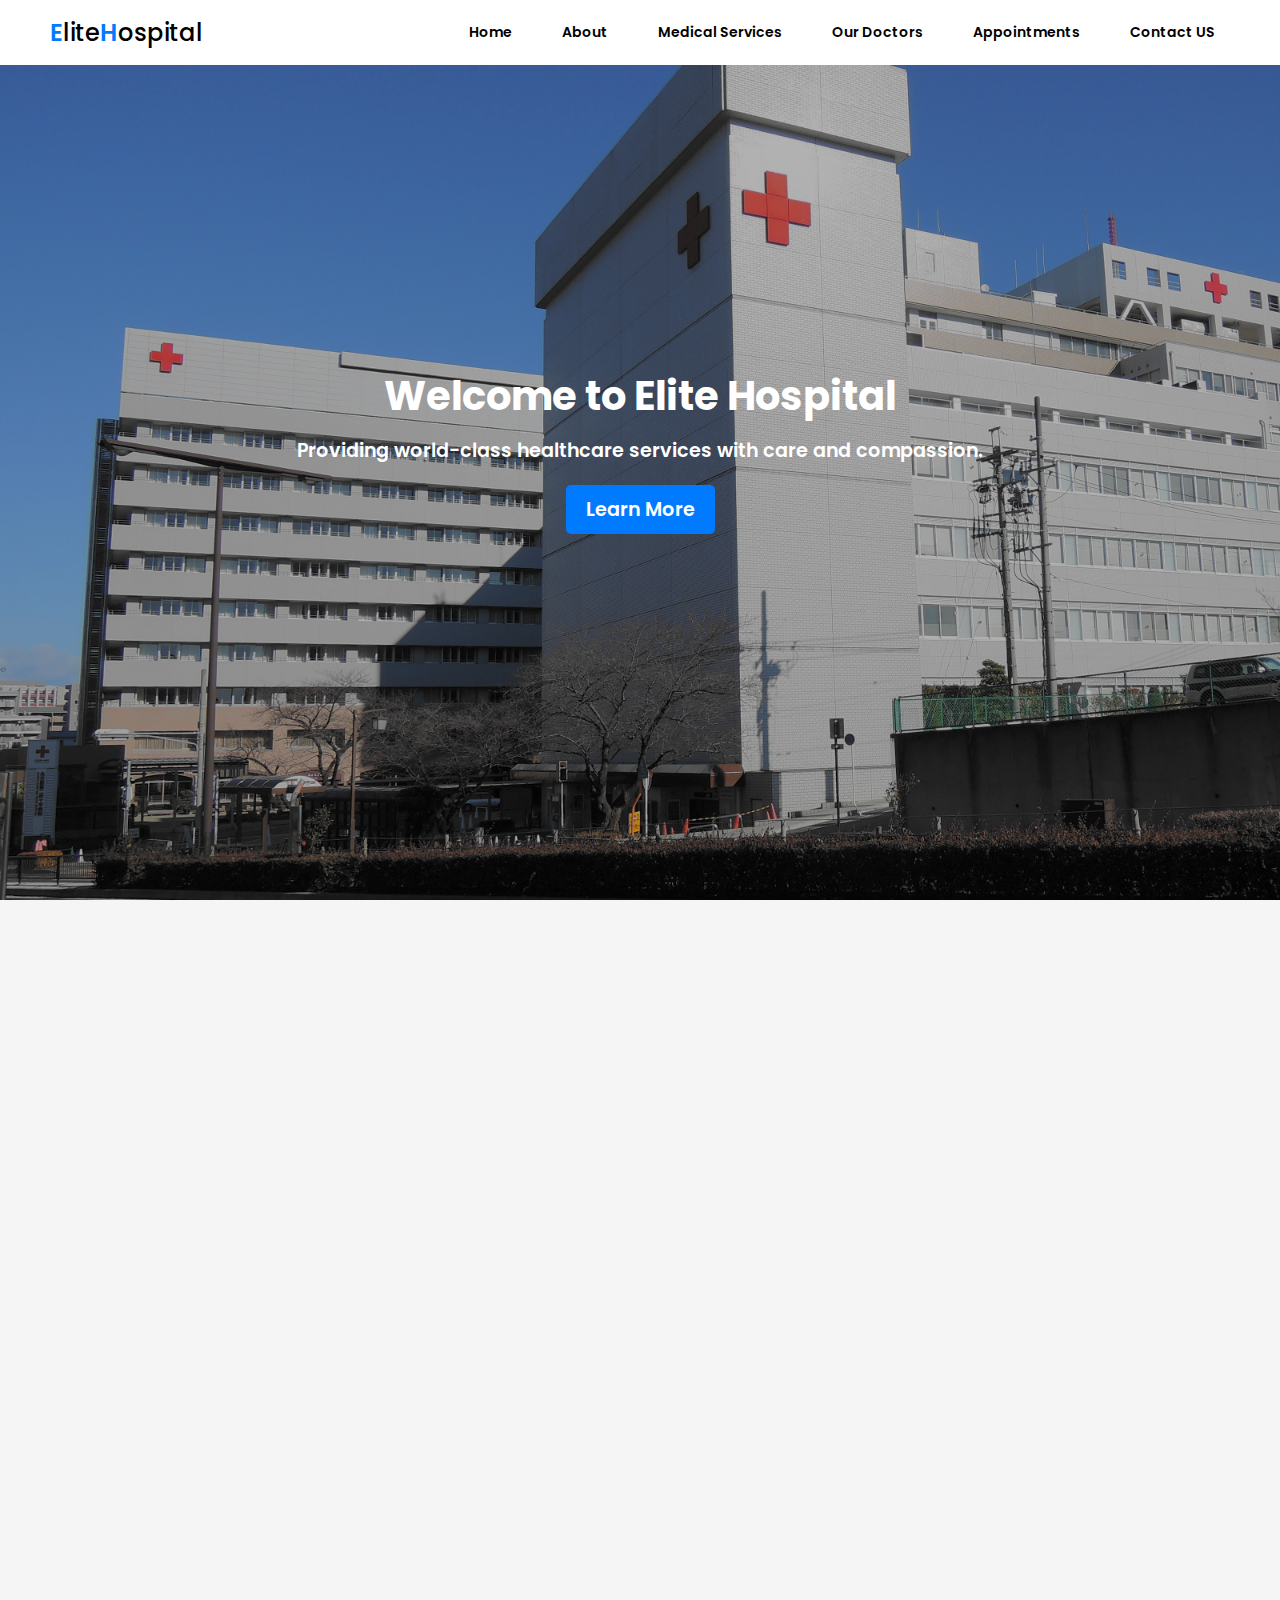
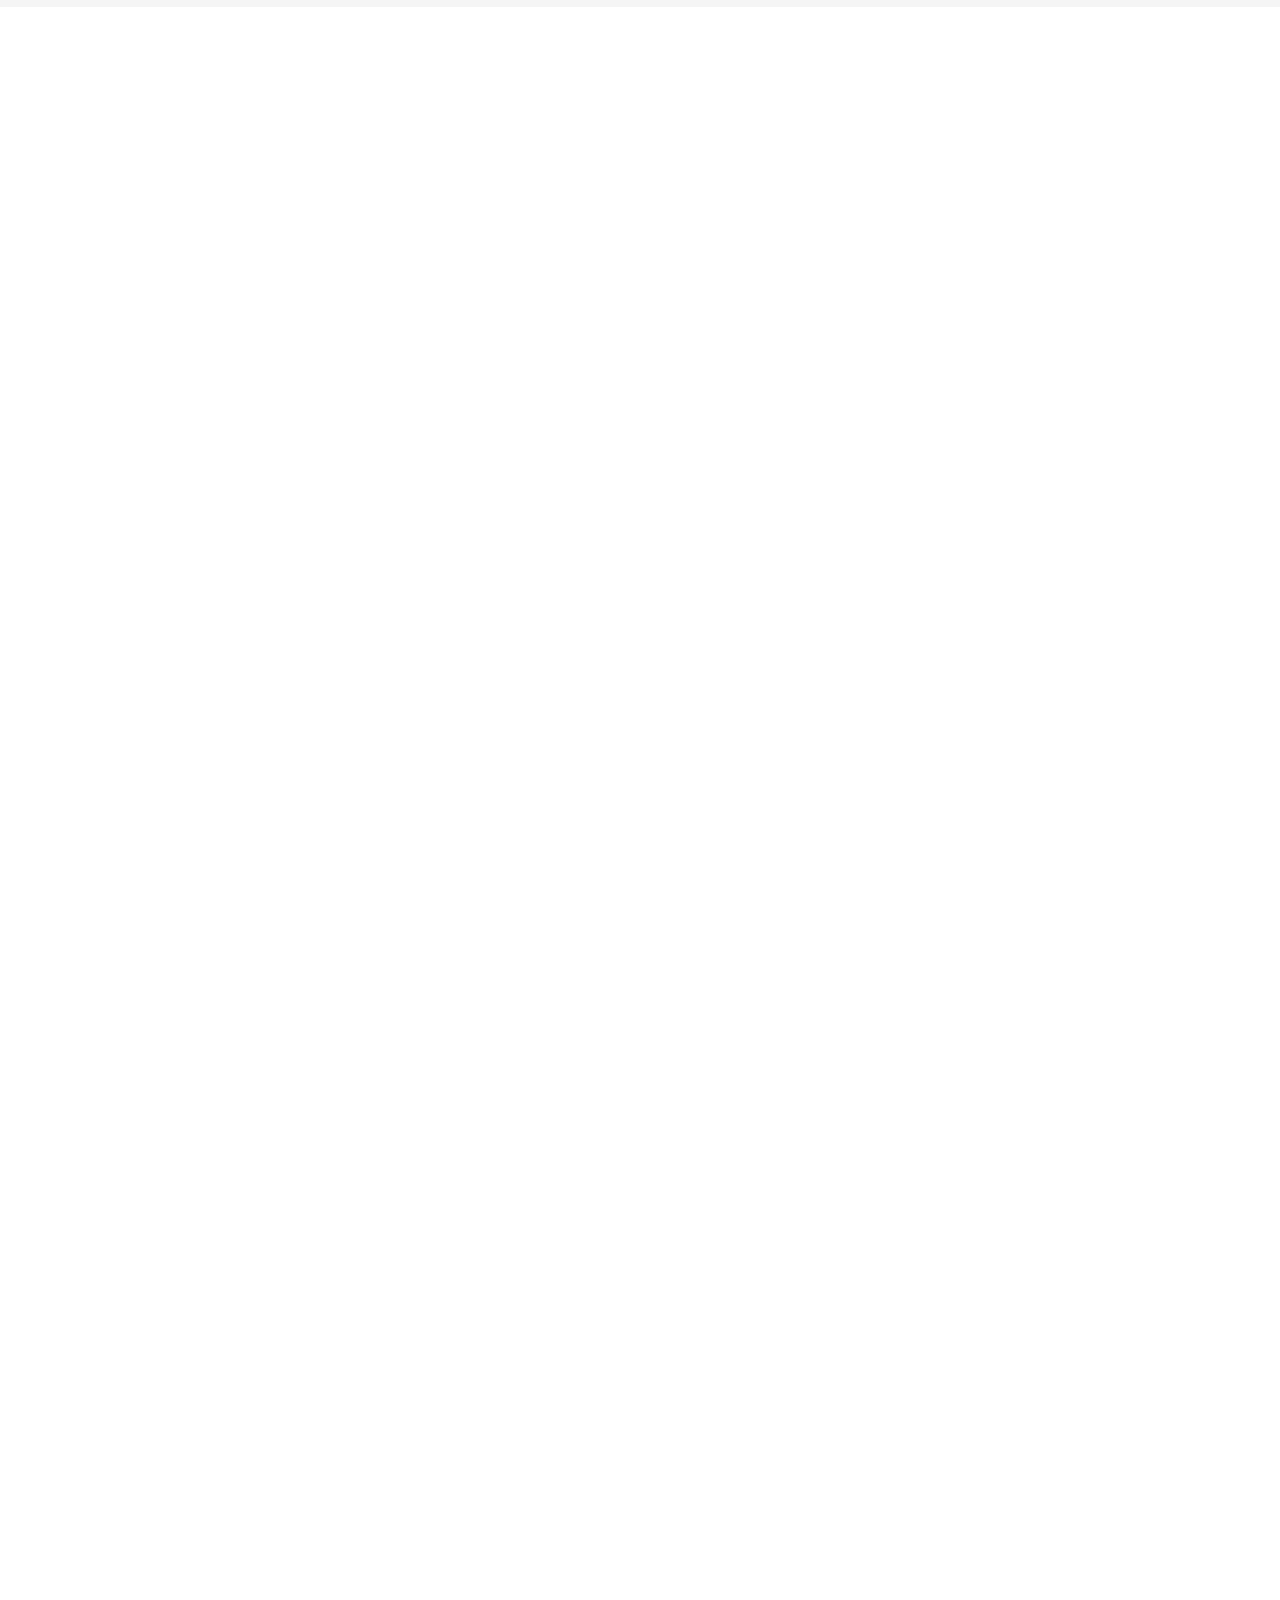
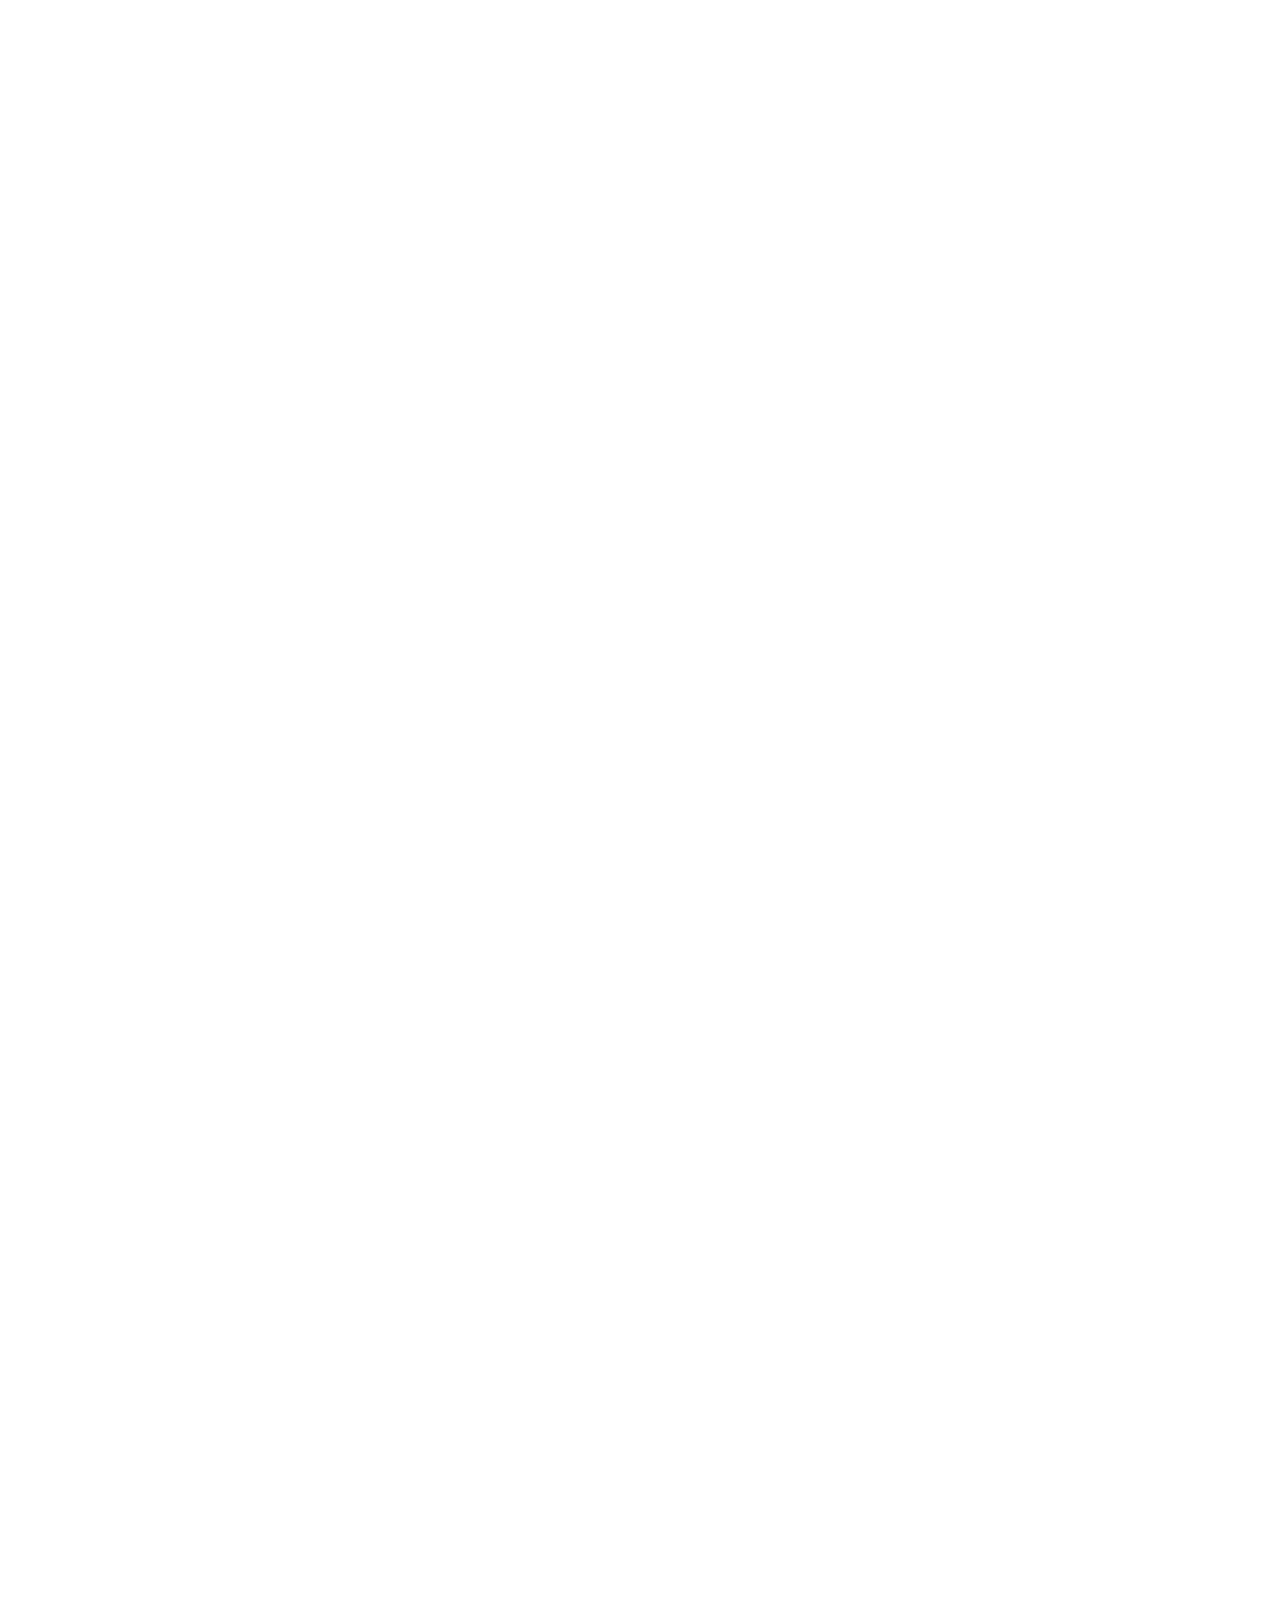
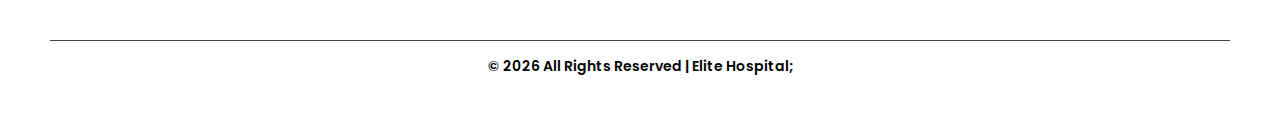
<file: index.html>
<!DOCTYPE html>
<html lang="en">

<head>
    <meta charset="UTF-8">
    <meta name="viewport" content="width=device-width, initial-scale=1.0">
    <title>EliteHospital</title>
    <!-- link Css -->
    <link rel="stylesheet" href="Hospital.css">
    <!-- Font Awesome -->
    <link rel="stylesheet" href="https://cdnjs.cloudflare.com/ajax/libs/font-awesome/6.5.1/css/all.min.css">
    <!-- Google Fonts -->
    <link rel="preconnect" href="https://fonts.googleapis.com">
    <link rel="preconnect" href="https://fonts.gstatic.com" crossorigin>
    <link
        href="https://fonts.googleapis.com/css2?family=Poppins:ital,wght@0,100;0,200;0,300;0,400;0,500;0,600;0,700;0,800;0,900;1,100;1,200;1,300;1,400;1,500;1,600;1,700;1,800;1,900&family=Roboto+Condensed:ital,wght@0,100..900;1,100..900&display=swap"
        rel="stylesheet">
</head>

<body>
    <!-- Home Start -->
    <header>
        <div class="hospital-logo"><span>E</span>lite<span>H</span>ospital</div>
        <button class="menu-btn">
            <i class="fa-solid fa-bars"></i>
        </button>
        <nav class="navbar" id="navMenu">
            <button class="close-btn">
                <i class="fa-solid fa-xmark"></i>
            </button>
            <ul>
                <h3 class="address"><span>E</span>lite <span>H</span>ospital</h3>
                <li><a href="index.html">Home</a></li>
                <li><a href="about.html">About</a></li>
                <li><a href="service.html">Medical Services</a></li>
                <li><a href="our.html">Our Doctors</a></li>
                <li><a href="appointments.html">Appointments</a></li>
                <li><a href="contactus.html">Contact US</a></li>
            </ul>
        </nav>
    </header>



    <section class="hospital-home hidden-left">
        <div class="home-content">
            <h1 class="home-title">Welcome to Elite Hospital</h1>
            <p class="home-description">Providing world-class healthcare services with care and compassion.</p>
            <a href="#" class="home-btn">Learn More</a>
        </div>

    </section>
    <!-- Home End -->

    <!-- Hospital About -->


    <section class="about">
        <div class="container">
            <div class="about-content hidden-left ">
                <h2>About Us</h2>
                <p class="about-text">
                    At EliteHospital, we provide world-class healthcare with top-notch facilities and expert doctors.
                    Our mission is to ensure the best medical services for our patients with compassion and excellence.
                </p>
                <button class="btn toggle-btn">Learn More</button>
            </div>

            <div class="about-image hidden-right">
                <img src="images/doctor.jpeg" alt="">
            </div>
        </div>
    </section>


    <!-- Hospitl Service -->

    <section class="hospital-services hidden-buttom">
        <i class="fa-solid fa-user-doctor main-icon"></i>
        <h2>Our Hospital Services</h2>
        <p>
            We provide a wide range of medical services with the latest technologies to ensure excellent healthcare for
            all patients.
        </p>

        <div class="service-container">
            <div class="service-card">
                <i class="fa-solid fa-stethoscope service-icon"></i>
                <h3 class="service-title">General Checkup</h3>
                <p class="service-text">Comprehensive health checkups by professional doctors.</p>
            </div>

            <div class="service-card">
                <i class="fa-solid fa-truck-medical service-icon"></i>
                <h3 class="service-title">Emergency Care</h3>
                <p class="service-text">24/7 emergency services with rapid response teams.</p>
            </div>


            <div class="service-card">
                <i class="fa-solid fa-eye service-icon"></i>
                <h3 class="service-title">Eye Care</h3>
                <p class="service-text">Professional ophthalmology services for healthy vision.</p>
            </div>

            <div class="service-card">
                <i class="fa-solid fa-vial service-icon"></i>
                <h3 class="service-title">Lab Tests</h3>
                <p class="service-text">Accurate and quick diagnostic tests and screenings.</p>
            </div>
        </div>
    </section>


    <!-- Our Doctors -->

    <section class="hospital-doctors hidden-buttom">
        <h2 class="section-title">Meet Our Expert Doctors <i class="fa-solid fa-user-doctor"></i></h2>
        <p class="section-description">
            Our hospital is home to highly skilled and experienced doctors dedicated to providing top-quality
            healthcare.
        </p>

        <div class="doctor-container">
            <div class="doctor-card">
                <div class="doctor-img">
                    <img src="images/Doctor2.png" alt="Dr. John Doe">
                </div>
                <h3 class="doctor-name">Dr. John Doe</h3>
                <p class="doctor-specialty">Cardiologist</p>
                <div class="social-links">
                    <a href="#" class="fab fa-google"></a>
                    <a href="#" class="fab fa-facebook"></a>
                    <a href="#" class="fab fa-instagram"></a>
                </div>
                <a href="#" class="more">Learn More</a>
            </div>

            <div class="doctor-card">
                <div class="doctor-img">
                    <img src="images/Doctor4.png" alt="Dr. Emily Brown">
                </div>
                <h3 class="doctor-name">Dr. Emily Brown</h3>
                <p class="doctor-specialty">Dermatologist</p>
                <div class="social-links">
                    <a href="#" class="fab fa-google"></a>
                    <a href="#" class="fab fa-facebook"></a>
                    <a href="#" class="fab fa-instagram"></a>
                </div>
                <a href="#" class="more">Learn More</a>

            </div>

            <div class="doctor-card">
                <div class="doctor-img">
                    <img src="images/Doctor6.png" alt="Dr. Anna White">
                </div>
                <h3 class="doctor-name">Dr. Anna White</h3>
                <p class="doctor-specialty">Pediatrician</p>
                <div class="social-links">
                    <a href="#" class="fab fa-google"></a>
                    <a href="#" class="fab fa-facebook"></a>
                    <a href="#" class="fab fa-instagram"></a>
                </div>
                <a href="#" class="more">Learn More</a>
            </div>
        </div>
    </section>



    <section class="testimonials hidden-buttom">
        <h2 class="section-title">What Our Patients Say <i class="fa-solid fa-comments"></i></h2>
        <p class="section-description">
            Our patients feedback speaks for itself. Here’s what they have to say about their experience.
        </p>

        <div class="testimonial-container">
            <div class="testimonial">
                <div class="testimonial-img">
                    <img src="images/czNmcy1wcml2YXRlL3Jhd3BpeGVsX2ltYWdlcy93ZWJzaXRlX2NvbnRlbnQvbHIvcm0zMjgtMzY2LXRvbmctMDhfMS5qcGc.webp"
                        alt="Ahmed Mohamed">
                </div>
                <p class="testimonial-text">"Excellent service, professional doctors, and a very clean hospital!"</p>
                <h4 class="testimonial-name">- Ahmed Mohamed</h4>
            </div>

            <div class="testimonial">
                <div class="testimonial-img">
                    <img src="images/stock-photo-handsome-cheerful-man.jpeg" alt="Fatima Hassan">
                </div>
                <p class="testimonial-text">"Best hospital experience ever! The care was top-notch!"</p>
                <h4 class="testimonial-name">- Mohamed Hassan</h4>
            </div>

            <div class="testimonial">
                <div class="testimonial-img">
                    <img src="images/istockphoto-1364917563-612x612.jpg" alt="Khalid Abdullah">
                </div>
                <p class="testimonial-text">"Amazing experience, thank you to all the staff at the hospital!"</p>
                <h4 class="testimonial-name">- Khalid Abdullah</h4>
            </div>
        </div>
    </section>


    <section class="faq hidden-buttom">
        <h2 class="section-title">Frequently Asked Questions <i class="fa-solid fa-question-circle"></i></h2>

        <div class="faq-box">
            <div class="faq-item">
                <div class="faq-question">Does the hospital accept emergency cases?</div>
                <div class="faq-answer">Yes, the hospital has a 24/7 emergency department.</div>
            </div>

            <div class="faq-item">
                <div class="faq-question">Are there online consultations?</div>
                <div class="faq-answer">Yes, you can book an online consultation from the booking page.</div>
            </div>

            <div class="faq-item">
                <div class="faq-question">How can I book an appointment?</div>
                <div class="faq-answer">Go to the booking page, enter your information, and choose the doctor and time.
                </div>
            </div>
        </div>
    </section>

    <div class="subscribe-box hidden-buttom">
        <h3>Subscribe to our Newsletter</h3>
        <input type="email" id="emailInput" placeholder="Enter your email addres">
        <button onclick="subscribe()">Subscribe</button>
        <p id="msg"></p>
    </div>



    <footer>
        <div class="footer-container hidden-buttom">
            <div class="footer-section">

                <h3>EliteHospital</h3>
                <p>Elite Hospital provides top-quality medical care with specialized centers and 24/7 emergency
                    services.
                </p>
            </div>

            <div class="footer-section">
                <h3>Links</h3>
                <ul>
                    <li><a href="#"></a>Home</li>
                    <li><a href="#"></a>About</li>
                    <li><a href="#"></a>Medical Service</li>
                    <li><a href="#"></a>Our Doctors</li>
                    <li><a href="#"></a>Appointments</li>
                </ul>
            </div>

            <div class="footer-section">
                <h3>Contact Us</h3>
                <ul>
                    <li><a href="#"><i class="fa-solid fa-envelope"></i> support@elitehospital.com</a></li>
                    <li><a href="#"><i class="fa-solid fa-phone-volume"></i> +1 234 567 890</a></li>
                    <li><a href="#"><i class="fa-solid fa-headset"></i> 24/7 Live Chat Support</a></li>
                </ul>
            </div>


            <div class="footer-section">
                <h3>Follow</h3>
                <div class="social-icons">
                    <a href=""><i class="fa-brands fa-facebook"></i></a>
                    <a href=""><i class="fa-brands fa-instagram"></i></a>
                    <a href=""><i class="fa-brands fa-whatsapp"></i></a>
                    <a href=""><i class="fa-brands fa-youtube"></i></a>
                </div>
            </div>
        </div>
        <div class="footer-bottom">
            <p class="copyright"></p>
        </div>
    </footer>


    <script src="Hospital.js"></script>
    <script src="nav.js"></script>
    <script src="https://cdnjs.cloudflare.com/ajax/libs/gsap/3.12.2/gsap.min.js"></script>


</body>

</html>
</file>
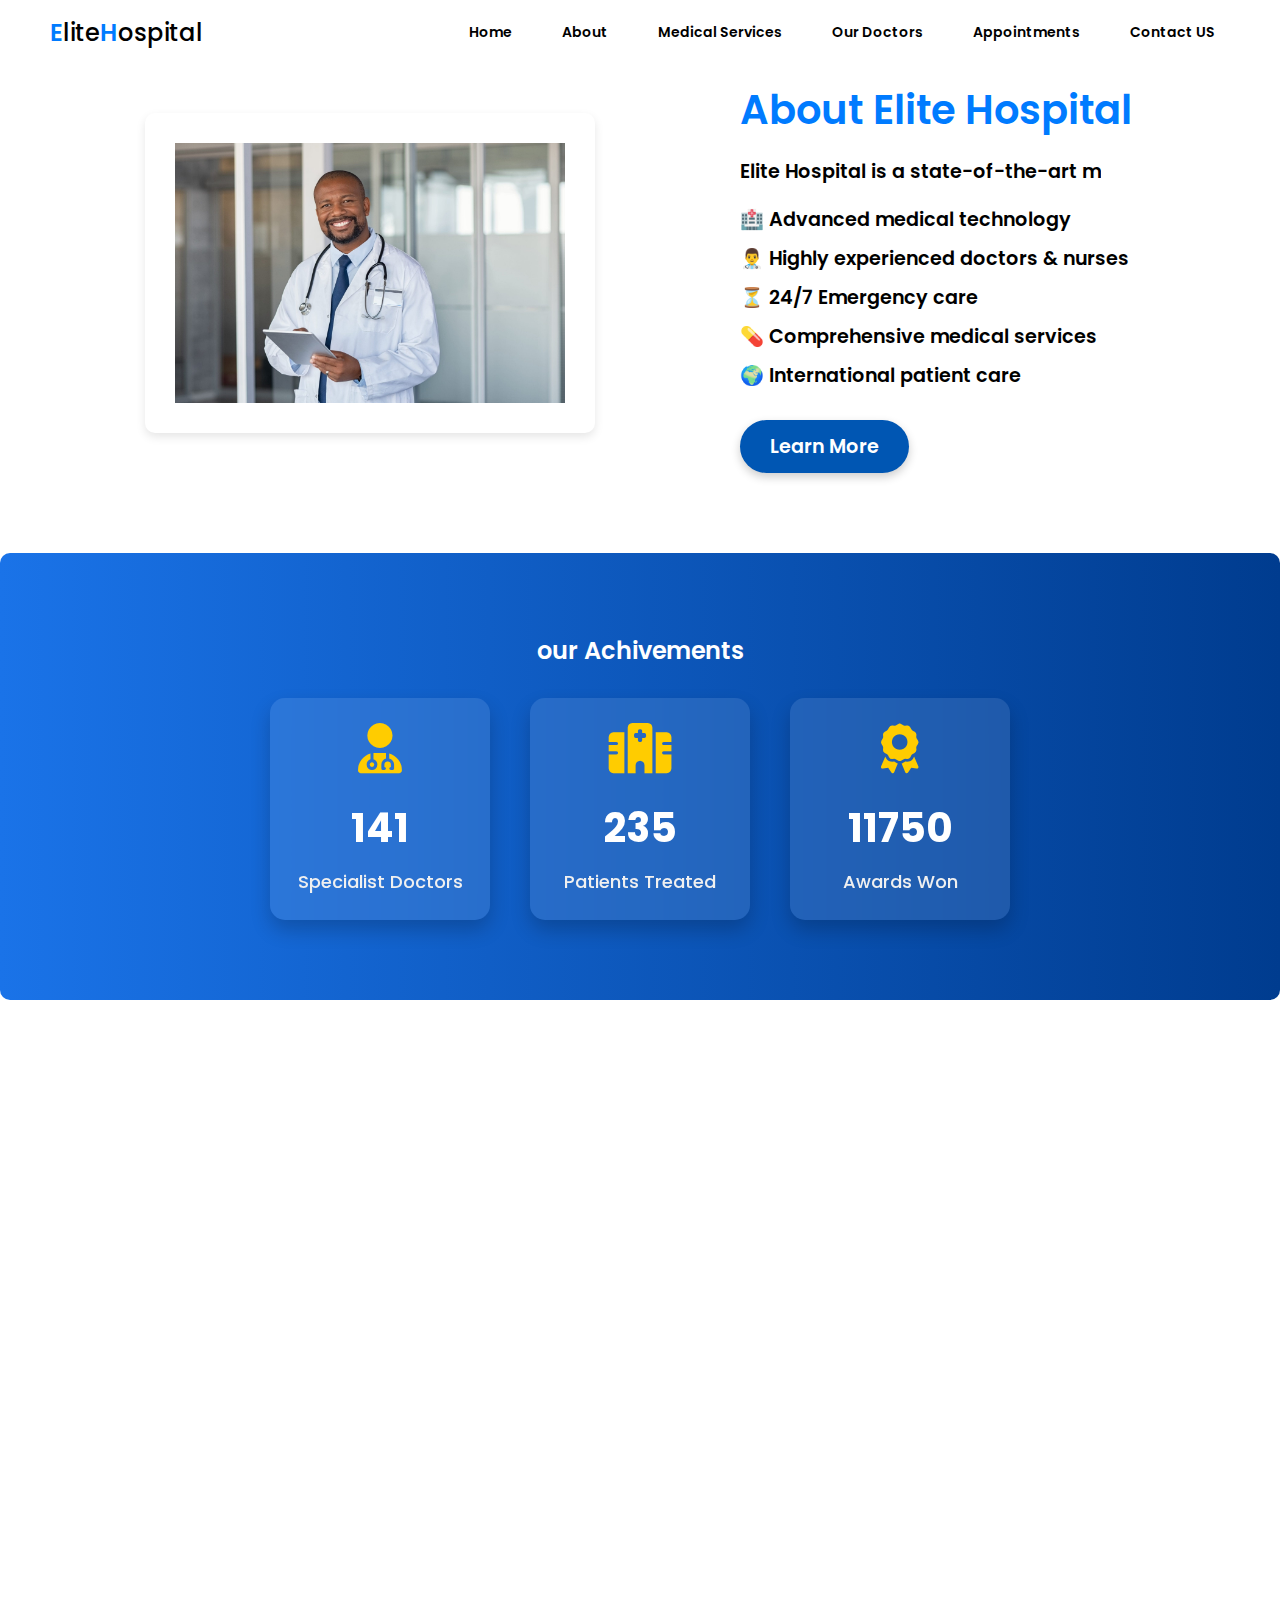
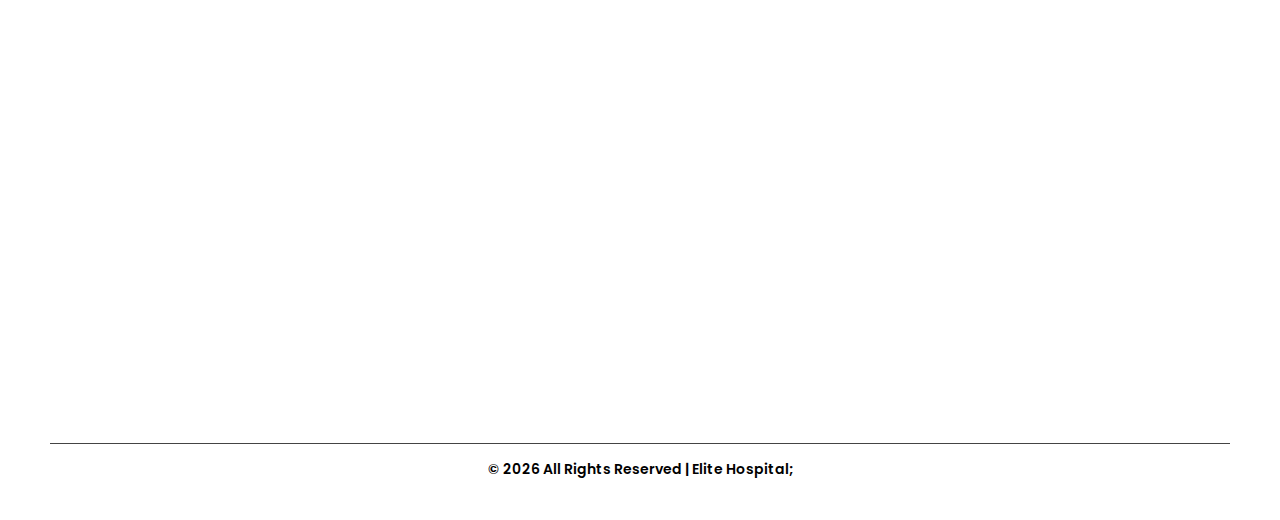
<file: about.html>
<!DOCTYPE html>
<html lang="en">

<head>
    <meta charset="UTF-8">
    <meta name="viewport" content="width=device-width, initial-scale=1.0">
    <title>EliteHospital</title>
    <!-- link Css -->
    <link rel="stylesheet" href="Hospital.css">
    <link rel="stylesheet" href="About.css">
    <!-- Font Awesome -->
    <link rel="stylesheet" href="https://cdnjs.cloudflare.com/ajax/libs/font-awesome/6.5.1/css/all.min.css">
    <!-- Google Fonts -->
    <link rel="preconnect" href="https://fonts.googleapis.com">
    <link rel="preconnect" href="https://fonts.gstatic.com" crossorigin>
    <link
        href="https://fonts.googleapis.com/css2?family=Poppins:ital,wght@0,100;0,200;0,300;0,400;0,500;0,600;0,700;0,800;0,900;1,100;1,200;1,300;1,400;1,500;1,600;1,700;1,800;1,900&family=Roboto+Condensed:ital,wght@0,100..900;1,100..900&display=swap"
        rel="stylesheet">
</head>

<body>
    <!-- Home Start -->
    <header>
        <div class="hospital-logo"><span>E</span>lite<span>H</span>ospital</div>
        <button class="menu-btn">
            <i class="fa-solid fa-bars"></i>
        </button>
        <nav class="navbar" id="navMenu">
            <button class="close-btn">
                <i class="fa-solid fa-xmark"></i>
            </button>
            <ul>
                <h3 class="address"><span>E</span>lite <span>H</span>ospital</h3>
                <li><a href="index.html">Home</a></li>
                <li><a href="about.html">About</a></li>
                <li><a href="service.html">Medical Services</a></li>
                <li><a href="our.html">Our Doctors</a></li>
                <li><a href="appointments.html">Appointments</a></li>
                <li><a href="contactus.html">Contact US</a></li>
            </ul>
        </nav>
    </header>

    <!-- === About Section Start === -->
    <section class="about-section">
        <div class="about-container hidden-left">

            <div class="about-image">
                <img src="images/AdobeStock_305412791-scaled.jpeg" alt="">
            </div>

            <div class="about-content">
                <h1>About Elite Hospital</h1>
                <p class="about-text">
                </p>
                <h3></h3>
                <ul>
                    <li>🏥 Advanced medical technology</li>
                    <li>👨‍⚕️ Highly experienced doctors & nurses</li>
                    <li>⏳ 24/7 Emergency care</li>
                    <li>💊 Comprehensive medical services</li>
                    <li>🌍 International patient care</li>
                </ul>
                <a href="#" class="about-btn">Learn More</a>
            </div>
        </div>
    </section>

    <!-- Our Achievements Section -->

    <section class="achivements hidden-right">
        <h2>our Achivements</h2>
        <div class="acivements-container">
            <div class="achivement">
                <i class="fa-solid  fa-user-md"></i>
                <h3 class="counter" data-target="500">0</h3>
                <p>Specialist Doctors</p>
            </div>

            <div class="achivement">
                <i class="fa-solid fa-hospital"></i>
                <h3 class="counter" data-target="1000">0</h3>
                <p>Patients Treated</p>
            </div>

            <div class="achivement">
                <i class="fa-solid  fa-award"></i>
                <h3 class="counter" data-target="50000">0</h3>
                <p>Awards Won</p>
            </div>
        </div>
    </section>

    <section class="hospital-news hidden-left">
        <h2>Latest News & Updates 🏥</h2>
        <div class="news-container">
            <div class="news-card">
                <img src="images/IMG_20240807_204029_398.jpg" alt="Hospital Expansion">
                <div class="news-content">
                    <h3>Elite Hospital Expands Emergency Unit</h3>
                    <p>Our new emergency unit is now open to serve patients 24/7 with state-of-the-art facilities.</p>
                    <a href="#">Read More</a>
                </div>
            </div>
    
            <div class="news-card">
                <img src="images/Doctor.Exam.jpg" alt="Medical Award">
                <div class="news-content">
                    <h3>Elite Hospital Wins Healthcare Excellence Award</h3>
                    <p>We are honored to receive the Healthcare Excellence Award for outstanding medical services.</p>
                    <a href="#">Read More</a>
                </div>
            </div>
    
            <div class="news-card">
                <img src="images/R.jpeg" alt="Free Checkup Camp">
                <div class="news-content">
                    <h3>Free Health Check-up Camp for the Community</h3>
                    <p>Join us for a free health check-up event to raise awareness about preventive healthcare.</p>
                    <a href="#">Read More</a>
                </div>
            </div>
        </div>
    </section>
    
    <div class="subscribe-box hidden-buttom">
        <h3>Subscribe to our Newsletter</h3>
        <input type="email" id="emailInput" placeholder="Enter your email addres">
        <button onclick="subscribe()">Subscribe</button>
        <p id="msg"></p>
      </div>
      

    
    <footer>
        <div class="footer-container hidden-buttom">
            <div class="footer-section">

                <h3>EliteHospital</h3>
                <p>Elite Hospital provides top-quality medical care with specialized centers and 24/7 emergency
                    services.
                </p>
            </div>

            <div class="footer-section">
                <h3>Links</h3>
                <ul>
                    <li><a href="#"></a>Home</li>
                    <li><a href="#"></a>About</li>
                    <li><a href="#"></a>Medical Service</li>
                    <li><a href="#"></a>Our Doctors</li>
                    <li><a href="#"></a>Appointments</li>
                </ul>
            </div>

            <div class="footer-section">
                <h3>Contact Us</h3>
                <ul>
                    <li><a href="#"><i class="fa-solid fa-envelope"></i> support@elitehospital.com</a></li>
                    <li><a href="#"><i class="fa-solid fa-phone-volume"></i> +1 234 567 890</a></li>
                    <li><a href="#"><i class="fa-solid fa-headset"></i> 24/7 Live Chat Support</a></li>
                </ul>
            </div>


            <div class="footer-section">
                <h3>Follow</h3>
                <div class="social-icons">
                    <a href=""><i class="fa-brands fa-facebook"></i></a>
                    <a href=""><i class="fa-brands fa-instagram"></i></a>
                    <a href=""><i class="fa-brands fa-whatsapp"></i></a>
                    <a href=""><i class="fa-brands fa-youtube"></i></a>
                </div>
            </div>
        </div>
        <div class="footer-bottom">
            <p class="copyright"></p>
        </div>
    </footer>
    <script src="About.js"></script>
    <script src="nav.js"></script>
    
</body>
</file>
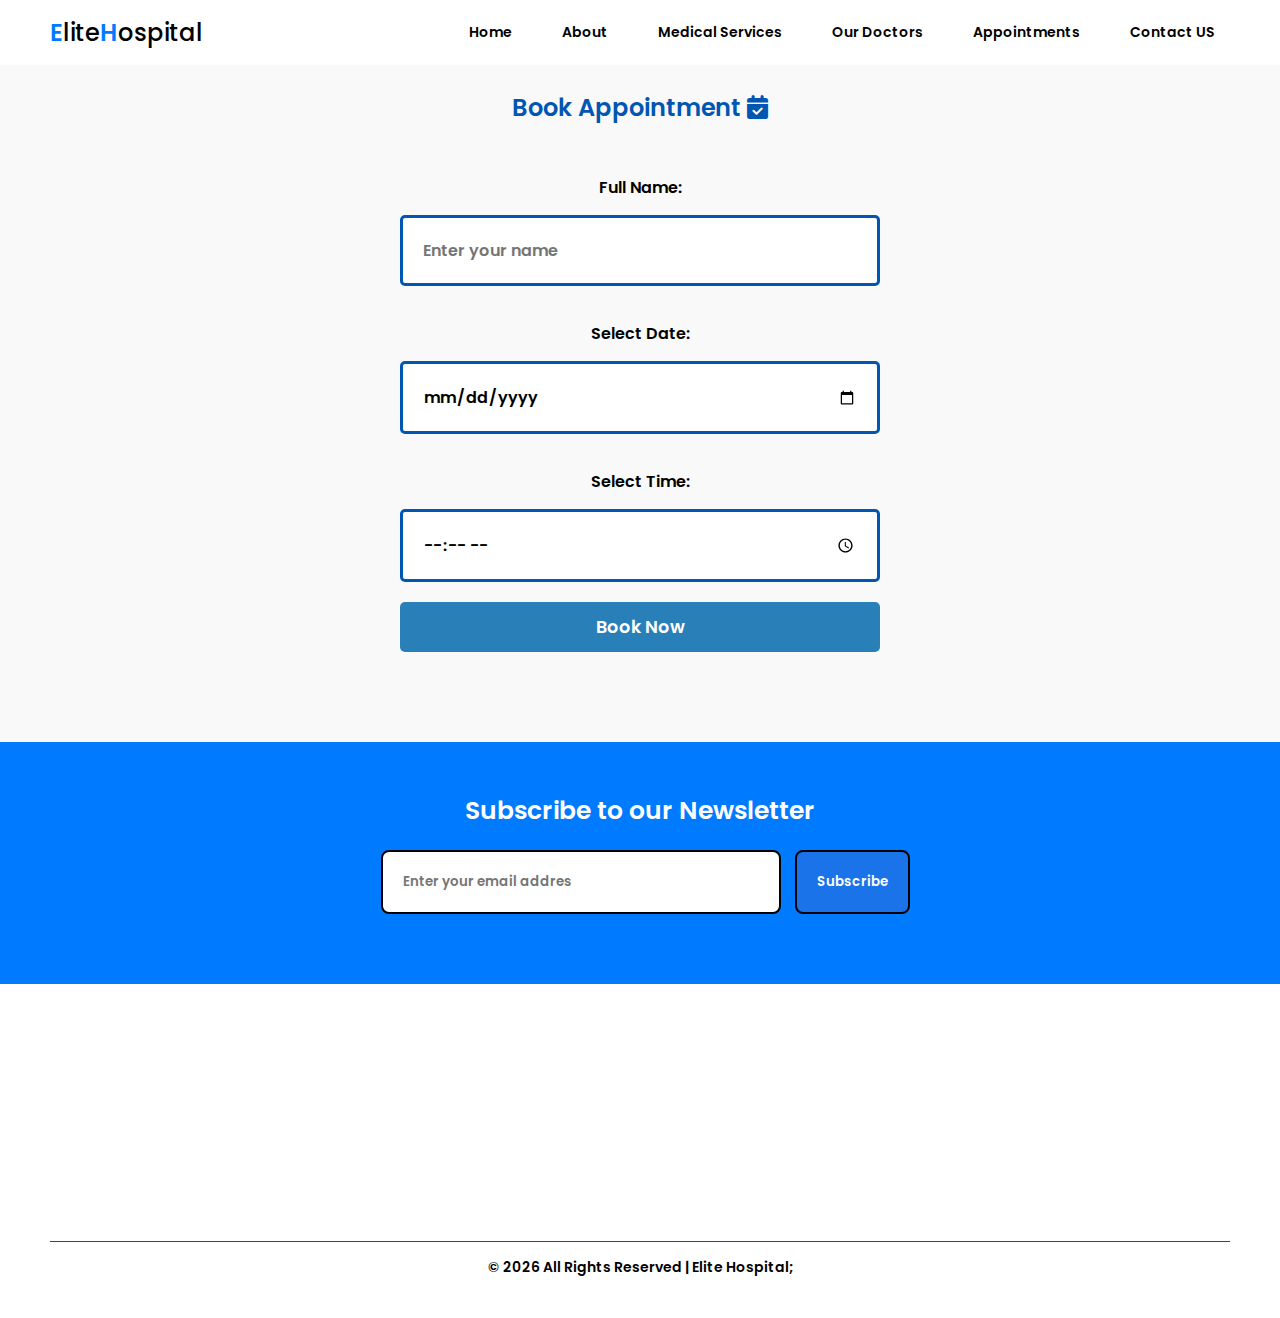
<file: appointments.html>
<!DOCTYPE html>
<html lang="en">

<head>
    <meta charset="UTF-8">
    <meta name="viewport" content="width=device-width, initial-scale=1.0">
    <title>EliteHospital</title>
    <!-- link Css -->
    <link rel="stylesheet" href="Hospital.css">
    <link rel="stylesheet" href="appointments.css">
    <!-- Font Awesome -->
    <link rel="stylesheet" href="https://cdnjs.cloudflare.com/ajax/libs/font-awesome/6.5.1/css/all.min.css">
    <!-- Google Fonts -->
    <link rel="preconnect" href="https://fonts.googleapis.com">
    <link rel="preconnect" href="https://fonts.gstatic.com" crossorigin>
    <link
        href="https://fonts.googleapis.com/css2?family=Poppins:ital,wght@0,100;0,200;0,300;0,400;0,500;0,600;0,700;0,800;0,900;1,100;1,200;1,300;1,400;1,500;1,600;1,700;1,800;1,900&family=Roboto+Condensed:ital,wght@0,100..900;1,100..900&display=swap"
        rel="stylesheet">
</head>

<body>
    <!-- Home Start -->
    <header>
        <div class="hospital-logo"><span>E</span>lite<span>H</span>ospital</div>
        <button class="menu-btn">
            <i class="fa-solid fa-bars"></i>
        </button>
        <nav class="navbar" id="navMenu">
            <button class="close-btn">
                <i class="fa-solid fa-xmark"></i>
            </button>
            <ul>
                <h3 class="address"><span>E</span>lite <span>H</span>ospital</h3>
                <li><a href="index.html">Home</a></li>
                <li><a href="about.html">About</a></li>
                <li><a href="service.html">Medical Services</a></li>
                <li><a href="our.html">Our Doctors</a></li>
                <li><a href="appointments.html">Appointments</a></li>
                <li><a href="contactus.html">Contact US</a></li>
            </ul>
        </nav>
    </header>

    <section class="appointments">
        <div class="appointments-container">
            <div class="appointments-form">
                <h2>Book Appointment <i class="fas fa-calendar-check"></i></h2>
                <form id="appointmentForm">
                    <label for="name">Full Name:</label>
                    <input type="text" id="name" placeholder="Enter your name" data-name="Full Name">
                    <small class="error-message" style="color: red; display: none;"> Please enter your full
                        name</small>

                    <label for="date">Select Date:</label>
                    <input type="date" id="date" data-name="Date">
                    <small class="error-message" style="color: red; display: none;"> Please enter a date</small>

                    <label for="time">Select Time:</label>
                    <input type="time" id="time" data-name="Time">
                    <small class="error-message" style="color: red; display: none;"> Please enter a time</small>

                    <p id="message"
                        style="display: none; padding: 10px; background: green; color: white; text-align: center; border-radius: 5px;">
                        🎉 Appointment booked successfully!
                    </p>

                    <button type="submit" class="btn">Book Now</button>
                </form>
            </div>
        </div>
    </section>



    <div class="subscribe-box hidden-buttom">
        <h3>Subscribe to our Newsletter</h3>
        <input type="email" id="emailInput" placeholder="Enter your email addres">
        <button onclick="subscribe()">Subscribe</button>
        <p id="msg"></p>
      </div>
      


    <footer>
        <div class="footer-container hidden-buttom">
            <div class="footer-section">

                <h3>EliteHospital</h3>
                <p>Elite Hospital provides top-quality medical care with specialized centers and 24/7 emergency
                    services.
                </p>
            </div>

            <div class="footer-section">
                <h3>Links</h3>
                <ul>
                    <li><a href="#"></a>Home</li>
                    <li><a href="#"></a>About</li>
                    <li><a href="#"></a>Medical Service</li>
                    <li><a href="#"></a>Our Doctors</li>
                    <li><a href="#"></a>Appointments</li>
                </ul>
            </div>

            <div class="footer-section">
                <h3>Contact Us</h3>
                <ul>
                    <li><a href="#"><i class="fa-solid fa-envelope"></i> support@elitehospital.com</a></li>
                    <li><a href="#"><i class="fa-solid fa-phone-volume"></i> +1 234 567 890</a></li>
                    <li><a href="#"><i class="fa-solid fa-headset"></i> 24/7 Live Chat Support</a></li>
                </ul>
            </div>


            <div class="footer-section">
                <h3>Follow</h3>
                <div class="social-icons">
                    <a href=""><i class="fa-brands fa-facebook"></i></a>
                    <a href=""><i class="fa-brands fa-instagram"></i></a>
                    <a href=""><i class="fa-brands fa-whatsapp"></i></a>
                    <a href=""><i class="fa-brands fa-youtube"></i></a>
                </div>
            </div>
        </div>
        <div class="footer-bottom">
            <p class="copyright"></p>
        </div>
    </footer>


    <script src="appointments.js"></script>
    <script src="nav.js"></script>

</body>

</html>
</file>
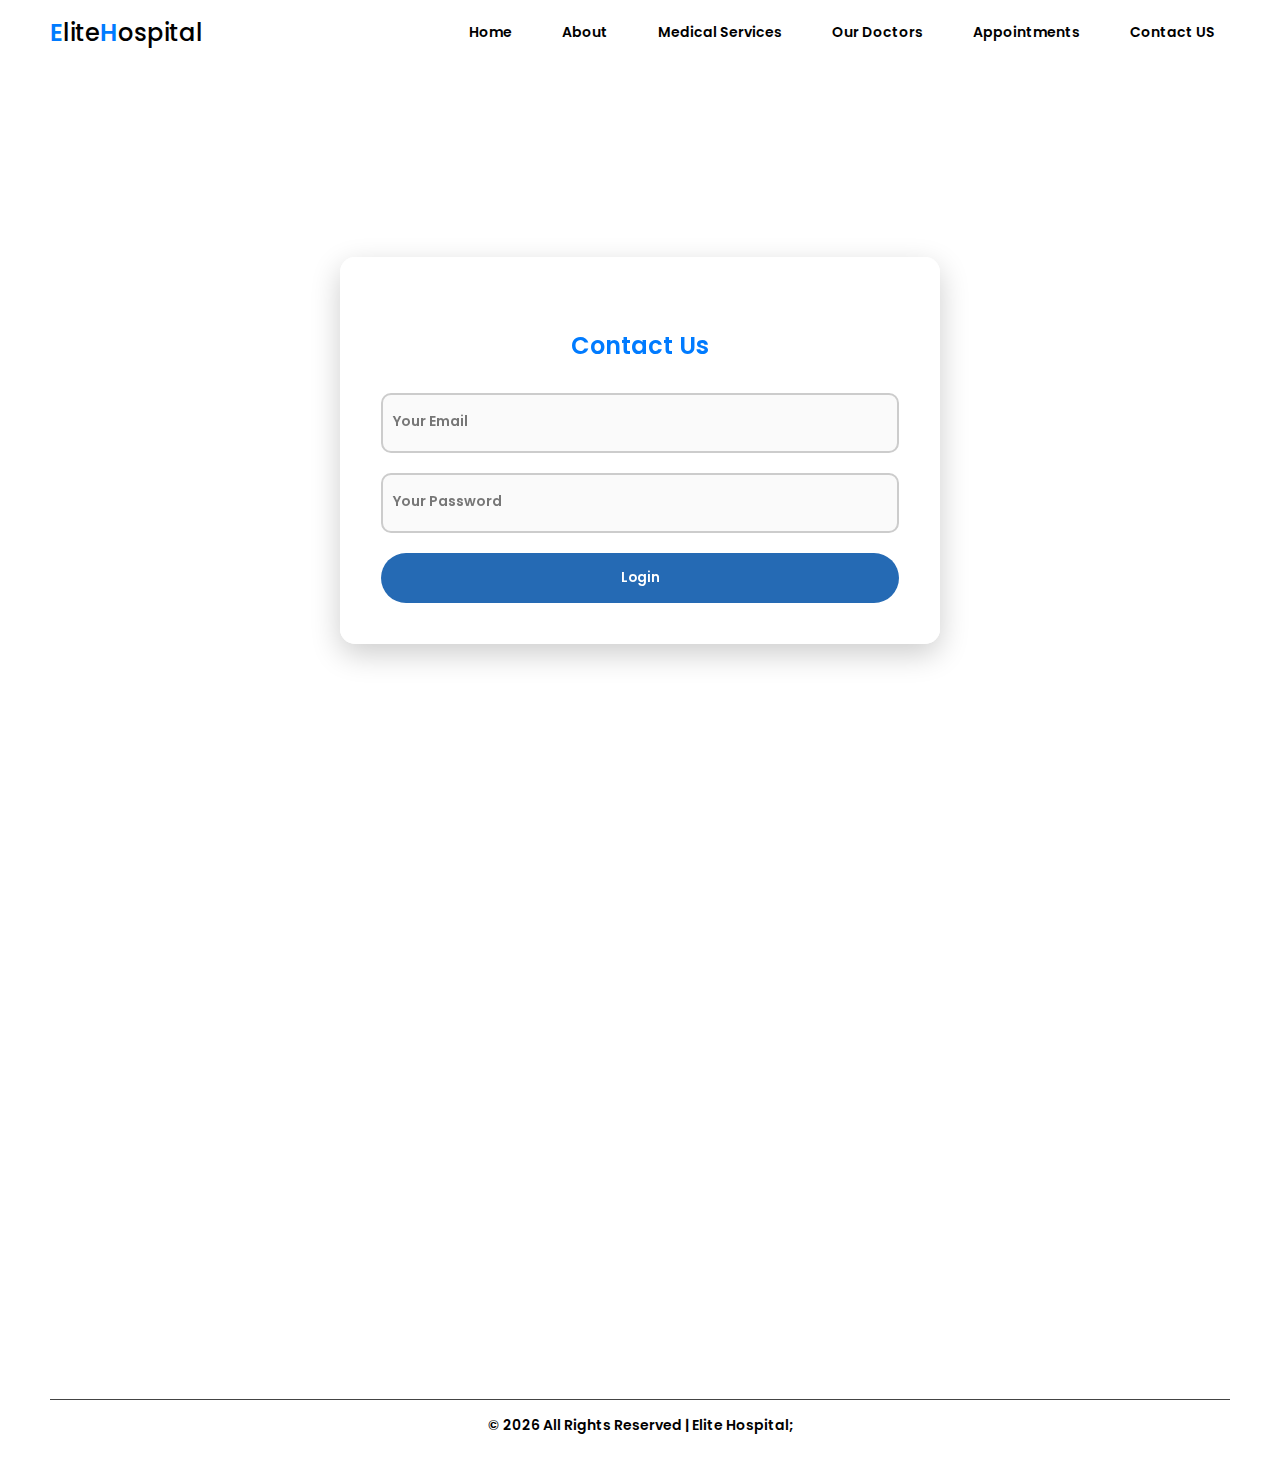
<file: contactus.html>
<!DOCTYPE html>
<html lang="en">

<head>
    <meta charset="UTF-8">
    <meta name="viewport" content="width=device-width, initial-scale=1.0">
    <title>EliteHospital</title>
    <!-- link Css -->
    <link rel="stylesheet" href="Hospital.css">
    <link rel="stylesheet" href="contactus.css">
    <!-- Font Awesome -->
    <link rel="stylesheet" href="https://cdnjs.cloudflare.com/ajax/libs/font-awesome/6.5.1/css/all.min.css">
    <!-- Google Fonts -->
    <link rel="preconnect" href="https://fonts.googleapis.com">
    <link rel="preconnect" href="https://fonts.gstatic.com" crossorigin>
    <link
        href="https://fonts.googleapis.com/css2?family=Poppins:ital,wght@0,100;0,200;0,300;0,400;0,500;0,600;0,700;0,800;0,900;1,100;1,200;1,300;1,400;1,500;1,600;1,700;1,800;1,900&family=Roboto+Condensed:ital,wght@0,100..900;1,100..900&display=swap"
        rel="stylesheet">
</head>

<body>
    <!-- Home Start -->
    <header>
        <div class="hospital-logo"><span>E</span>lite<span>H</span>ospital</div>
        <button class="menu-btn">
            <i class="fa-solid fa-bars"></i>
        </button>
        <nav class="navbar" id="navMenu">
            <button class="close-btn">
                <i class="fa-solid fa-xmark"></i>
            </button>
            <ul>
                <h3 class="address"><span>E</span>lite <span>H</span>ospital</h3>
                <li><a href="index.html">Home</a></li>
                <li><a href="about.html">About</a></li>
                <li><a href="service.html">Medical Services</a></li>
                <li><a href="our.html">Our Doctors</a></li>
                <li><a href="appointments.html">Appointments</a></li>
                <li><a href="contactus.html">Contact US</a></li>
            </ul>
        </nav>
    </header>

    <section class="contact-section">
        <div class="contact-form">
            <h2>Contact Us</h2>
            <form id="contactForm">
                <div class="input-container">
                    <input type="text" id="send-email" required>
                    <label for="send-email">Your Email</label>
                    <div id="send-email-error" class="error-message"></div>
                </div>

                <div class="input-container">
                    <input type="password" id="password" required>
                    <label for="password">Your Password</label>
                    <div id="password-error" class="error-message"></div>
                </div>

                <button class="login"><span class="change">Login</span></button>
                <div class="loading-animation">
                    <span></span>
                    <span></span>
                    <span></span>
                </div>
            </form>
        </div>
    </section>





    <div class="subscribe-box hidden-buttom">
        <h3>Subscribe to our Newsletter</h3>
        <input type="email" id="emailInput" placeholder="Enter your email addres">
        <button onclick="subscribe()">Subscribe</button>
        <p id="msg"></p>
      </div>
      


    <footer>
        <div class="footer-container hidden-buttom">
            <div class="footer-section">

                <h3>EliteHospital</h3>
                <p>Elite Hospital provides top-quality medical care with specialized centers and 24/7 emergency
                    services.
                </p>
            </div>

            <div class="footer-section">
                <h3>Links</h3>
                <ul>
                    <li><a href="#"></a>Home</li>
                    <li><a href="#"></a>About</li>
                    <li><a href="#"></a>Medical Service</li>
                    <li><a href="#"></a>Our Doctors</li>
                    <li><a href="#"></a>Appointments</li>
                </ul>
            </div>

            <div class="footer-section">
                <h3>Contact Us</h3>
                <ul>
                    <li><a href="#"><i class="fa-solid fa-envelope"></i> support@elitehospital.com</a></li>
                    <li><a href="#"><i class="fa-solid fa-phone-volume"></i> +1 234 567 890</a></li>
                    <li><a href="#"><i class="fa-solid fa-headset"></i> 24/7 Live Chat Support</a></li>
                </ul>
            </div>


            <div class="footer-section">
                <h3>Follow</h3>
                <div class="social-icons">
                    <a href=""><i class="fa-brands fa-facebook"></i></a>
                    <a href=""><i class="fa-brands fa-instagram"></i></a>
                    <a href=""><i class="fa-brands fa-whatsapp"></i></a>
                    <a href=""><i class="fa-brands fa-youtube"></i></a>
                </div>
            </div>
        </div>
        <div class="footer-bottom">
            <p class="copyright"></p>
        </div>
    </footer>




    <script src="contactus.js"></script>
    <script src="nav.js"></script>

</body>

</html>
</file>
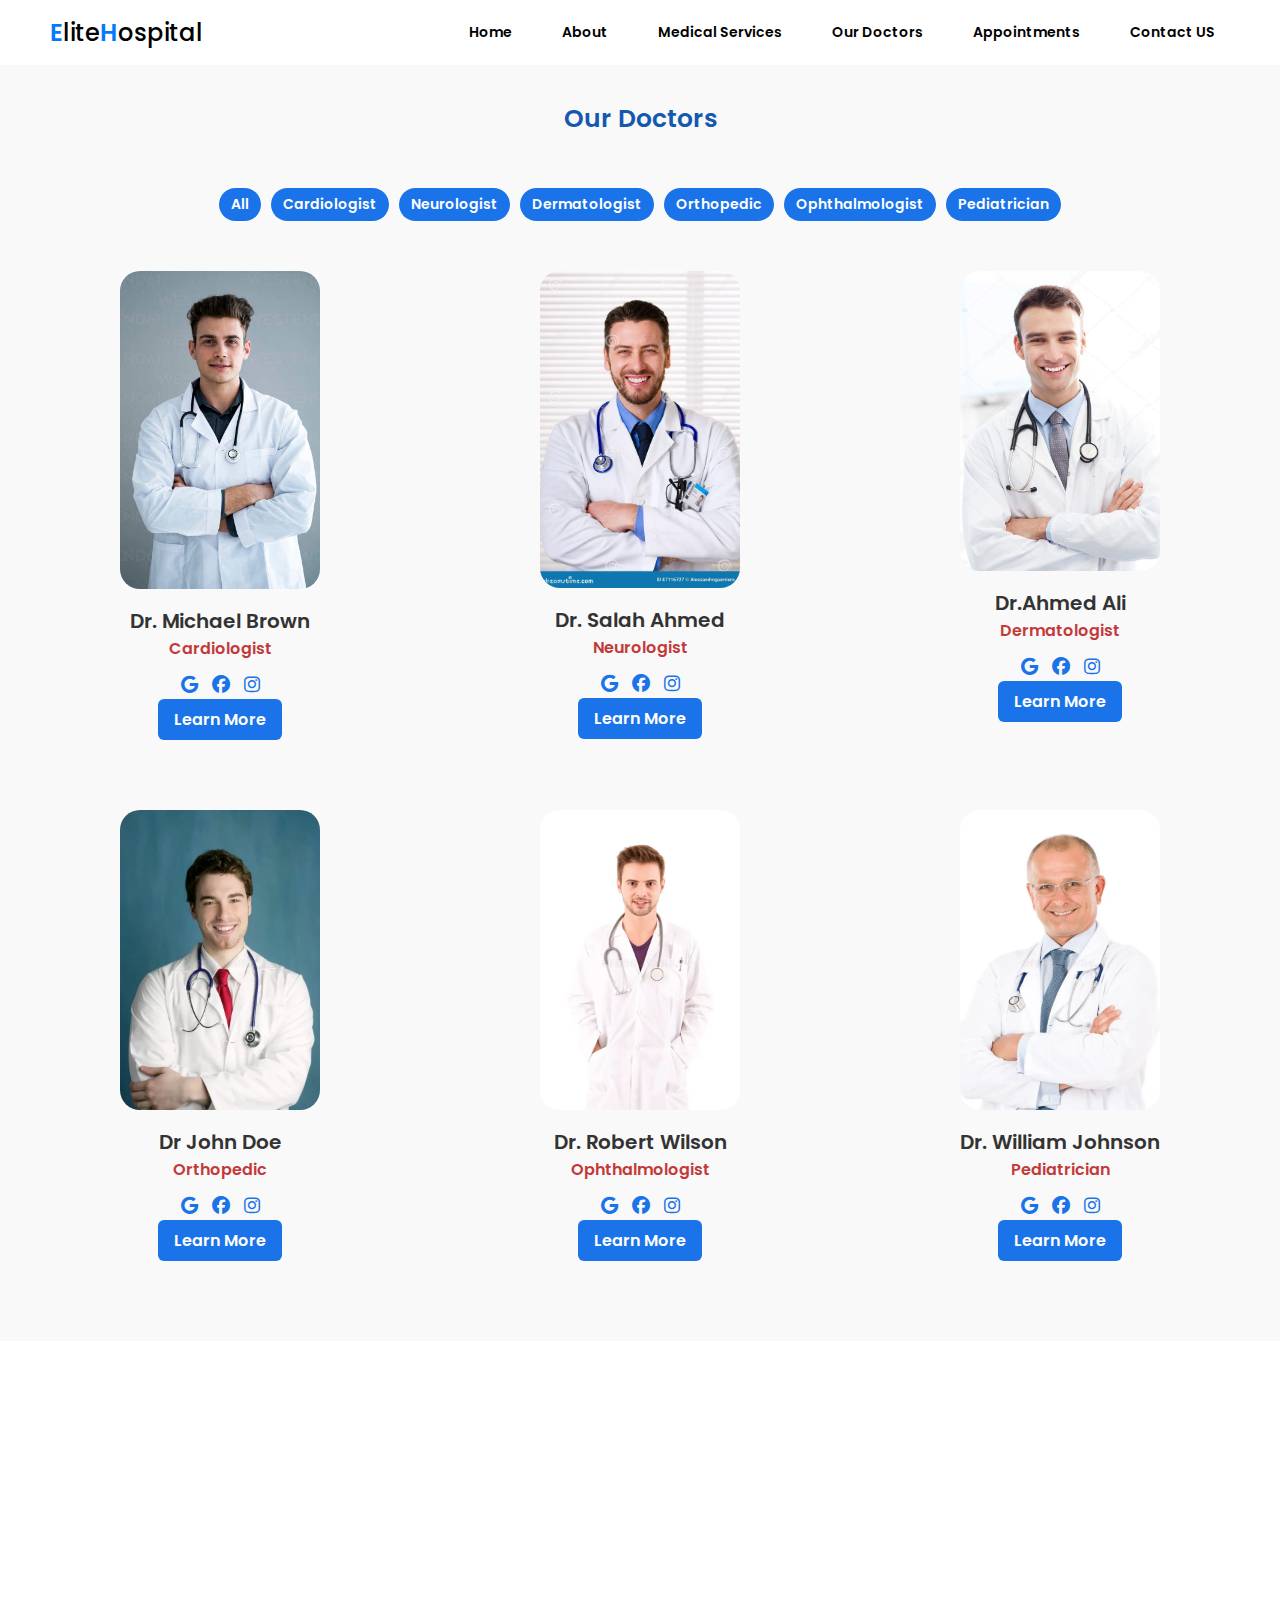
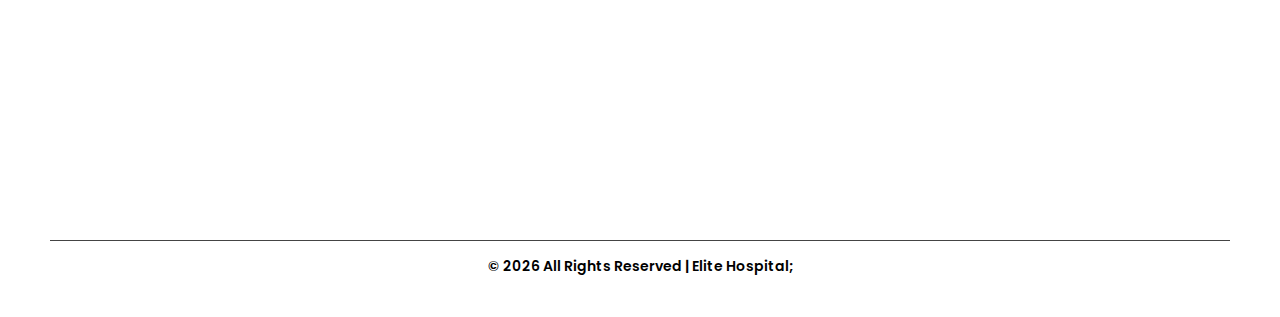
<file: our.html>
<!DOCTYPE html>
<html lang="en">

<head>
    <meta charset="UTF-8">
    <meta name="viewport" content="width=device-width, initial-scale=1.0">
    <title>EliteHospital</title>
    <!-- link Css -->
    <link rel="stylesheet" href="Hospital.css">
    <link rel="stylesheet" href="our.css">
    <!-- Font Awesome -->
    <link rel="stylesheet" href="https://cdnjs.cloudflare.com/ajax/libs/font-awesome/6.5.1/css/all.min.css">
    <!-- Google Fonts -->
    <link rel="preconnect" href="https://fonts.googleapis.com">
    <link rel="preconnect" href="https://fonts.gstatic.com" crossorigin>
    <link
        href="https://fonts.googleapis.com/css2?family=Poppins:ital,wght@0,100;0,200;0,300;0,400;0,500;0,600;0,700;0,800;0,900;1,100;1,200;1,300;1,400;1,500;1,600;1,700;1,800;1,900&family=Roboto+Condensed:ital,wght@0,100..900;1,100..900&display=swap"
        rel="stylesheet">
</head>

<body>
    <!-- Home Start -->
    <header>
        <div class="hospital-logo"><span>E</span>lite<span>H</span>ospital</div>
        <button class="menu-btn">
            <i class="fa-solid fa-bars"></i>
        </button>
        <nav class="navbar" id="navMenu">
            <button class="close-btn">
                <i class="fa-solid fa-xmark"></i>
            </button>
            <ul>
                <h3 class="address"><span>E</span>lite <span>H</span>ospital</h3>
                <li><a href="index.html">Home</a></li>
                <li><a href="about.html">About</a></li>
                <li><a href="service.html">Medical Services</a></li>
                <li><a href="our.html">Our Doctors</a></li>
                <li><a href="appointments.html">Appointments</a></li>
                <li><a href="contactus.html">Contact US</a></li>
            </ul>
        </nav>
    </header>
    <section class="doctors-section">
        <h2>Our Doctors</h2>

        <div class="filter-buttons">
            <button class="filter-btn" data-type="all">All</button>
            <button class="filter-btn" data-type="cardiologist">Cardiologist</button>
            <button class="filter-btn" data-type="neurologist">Neurologist</button>
            <button class="filter-btn" data-type="dermatologist">Dermatologist</button>
            <button class="filter-btn" data-type="orthopedic">Orthopedic</button>
            <button class="filter-btn" data-type="ophthalmologist">Ophthalmologist</button>
            <button class="filter-btn" data-type="pediatrician">Pediatrician</button>
        </div>

        <div class="doctors-container">

            <div class="doctor hidden-left" data-specialty="cardiologist">
                <img src="images/Doctor4.png" alt="">
                <h3>Dr. Michael Brown</h3>
                <p>Cardiologist</p>
                <div class="social-links">
                    <a href="#" class="fab fa-google"></a>
                    <a href="#" class="fab fa-facebook"></a>
                    <a href="#" class="fab fa-instagram"></a>
                </div>
                <a href="#" class="more">Learn More</a>
            </div>

            <div class="doctor hidden-left" data-specialty="neurologist">
                <img src="images/Doctor2.png" alt="">
                <h3>Dr. Salah Ahmed</h3>
                <p>Neurologist</p>
                <div class="social-links">
                    <a href="#" class="fab fa-google"></a>
                    <a href="#" class="fab fa-facebook"></a>
                    <a href="#" class="fab fa-instagram"></a>
                </div>
                <a href="#" class="more">Learn More</a>

            </div>

            <div class="doctor hidden-left" data-specialty="dermatologist">
                <img src="images/Doctor3.png" alt="">
                <h3>Dr.Ahmed Ali</h3>
                <p>Dermatologist</p>
                <div class="social-links">
                    <a href="#" class="fab fa-google"></a>
                    <a href="#" class="fab fa-facebook"></a>
                    <a href="#" class="fab fa-instagram"></a>
                </div>
                <a href="#" class="more">Learn More</a>

            </div>

            <div class="doctor hidden-right" data-specialty="orthopedic">
                <img src="images/Doctor1.png" alt="">
                <h3>Dr John Doe</h3>
                <p>Orthopedic</p>
                <div class="social-links">
                    <a href="#" class="fab fa-google"></a>
                    <a href="#" class="fab fa-facebook"></a>
                    <a href="#" class="fab fa-instagram"></a>
                </div>
                <a href="#" class="more">Learn More</a>

            </div>

            <div class="doctor hidden-right" data-specialty="ophthalmologist">
                <img src="images/Doctor5.png" alt="">
                <h3>Dr. Robert Wilson</h3>
                <p>Ophthalmologist</p>
                <div class="social-links">
                    <a href="#" class="fab fa-google"></a>
                    <a href="#" class="fab fa-facebook"></a>
                    <a href="#" class="fab fa-instagram"></a>
                </div>
                <a href="#" class="more">Learn More</a>

            </div>

            <div class="doctor hidden-right" data-specialty="pediatrician">
                <img src="images/Doctor6.png" alt="">
                <h3>Dr. William Johnson</h3>
                <p>Pediatrician</p>
                <div class="social-links">
                    <a href="#" class="fab fa-google"></a>
                    <a href="#" class="fab fa-facebook"></a>
                    <a href="#" class="fab fa-instagram"></a>
                </div>
                <a href="#" class="more">Learn More</a>

            </div>
        </div>
    </section>



    <div class="subscribe-box hidden-buttom">
        <h3>Subscribe to our Newsletter</h3>
        <input type="email" id="emailInput" placeholder="Enter your email addres">
        <button onclick="subscribe()">Subscribe</button>
        <p id="msg"></p>
      </div>
      

    <footer>
        <div class="footer-container hidden-buttom">
            <div class="footer-section">

                <h3>EliteHospital</h3>
                <p>Elite Hospital provides top-quality medical care with specialized centers and 24/7 emergency
                    services.
                </p>
            </div>

            <div class="footer-section">
                <h3>Links</h3>
                <ul>
                    <li><a href="#"></a>Home</li>
                    <li><a href="#"></a>About</li>
                    <li><a href="#"></a>Medical Service</li>
                    <li><a href="#"></a>Our Doctors</li>
                    <li><a href="#"></a>Appointments</li>
                </ul>
            </div>

            <div class="footer-section">
                <h3>Contact Us</h3>
                <ul>
                    <li><a href="#"><i class="fa-solid fa-envelope"></i> support@elitehospital.com</a></li>
                    <li><a href="#"><i class="fa-solid fa-phone-volume"></i> +1 234 567 890</a></li>
                    <li><a href="#"><i class="fa-solid fa-headset"></i> 24/7 Live Chat Support</a></li>
                </ul>
            </div>


            <div class="footer-section">
                <h3>Follow</h3>
                <div class="social-icons">
                    <a href=""><i class="fa-brands fa-facebook"></i></a>
                    <a href=""><i class="fa-brands fa-instagram"></i></a>
                    <a href=""><i class="fa-brands fa-whatsapp"></i></a>
                    <a href=""><i class="fa-brands fa-youtube"></i></a>
                </div>
            </div>
        </div>
        <div class="footer-bottom">
            <p class="copyright"></p>
        </div>
    </footer>



    <script src="Hospital.js"></script>
    <script src="nav.js"></script>
    <script src="our.js"></script>
</file>
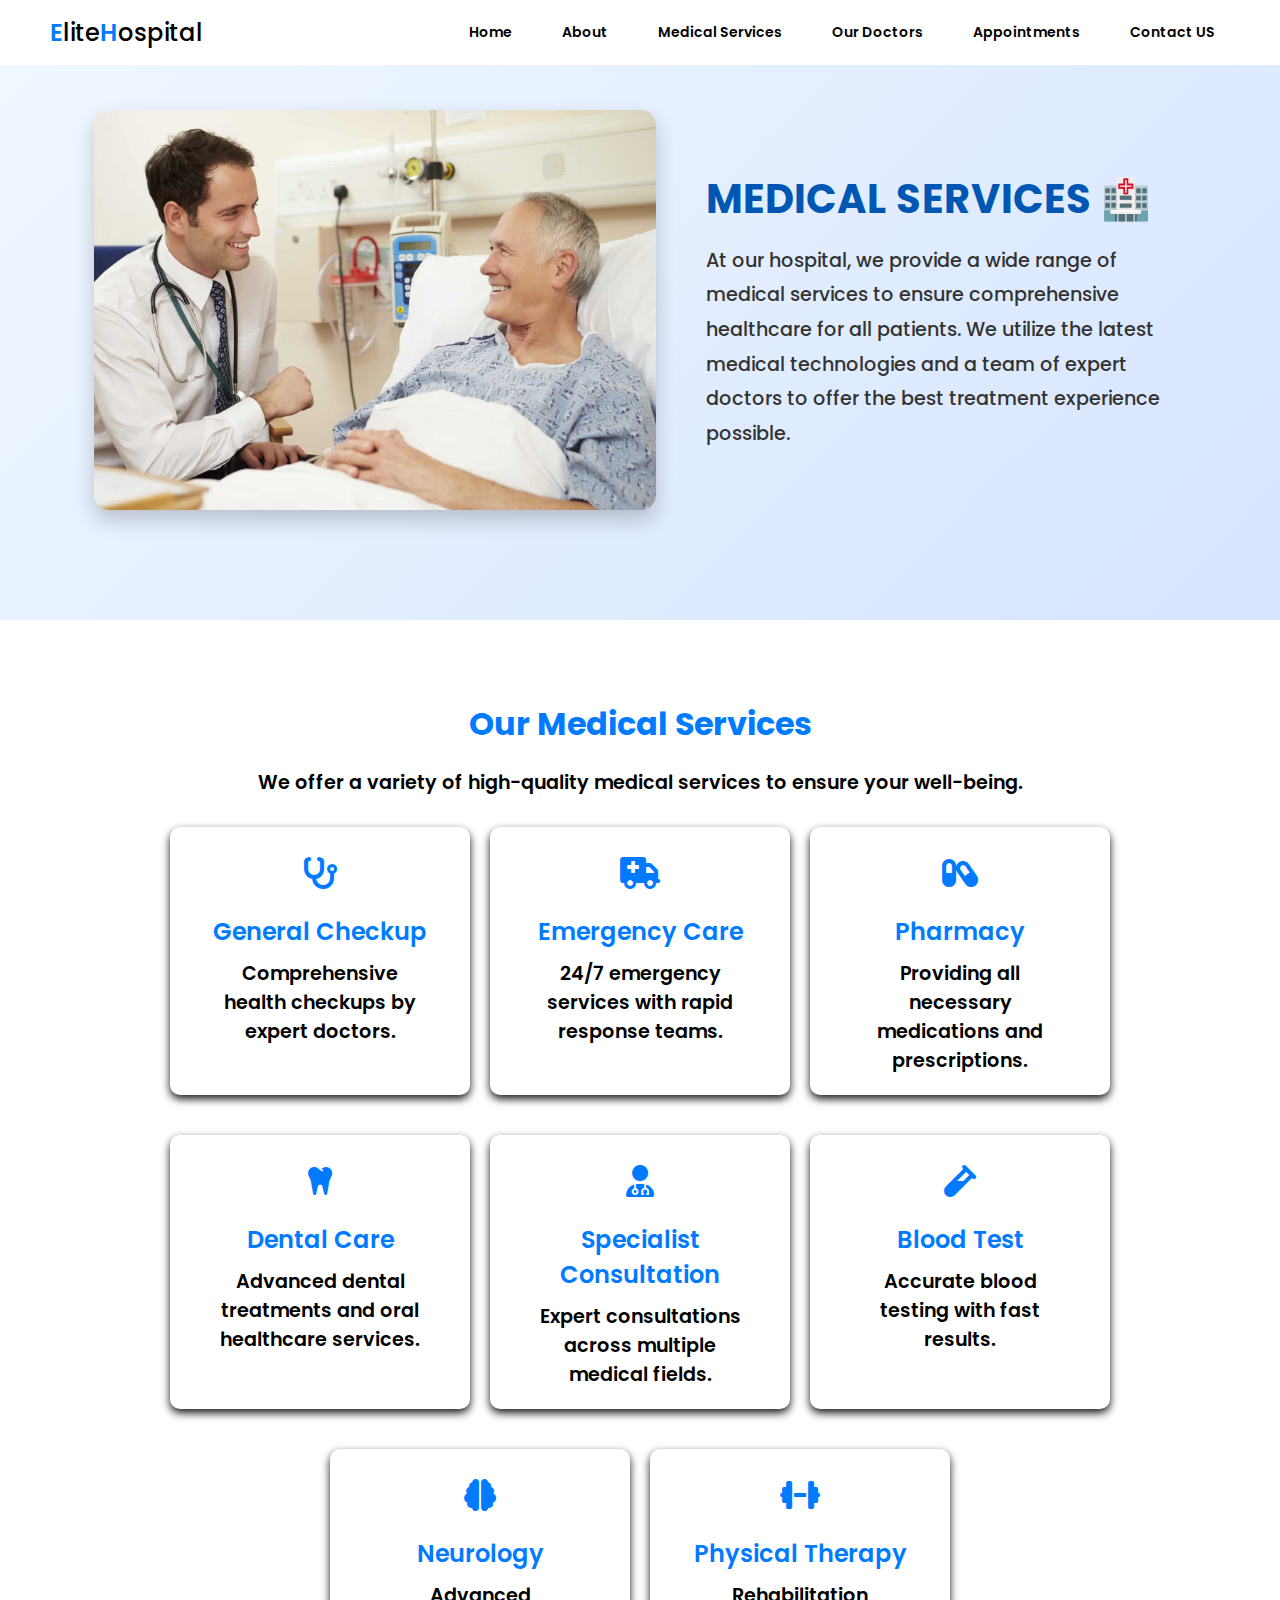
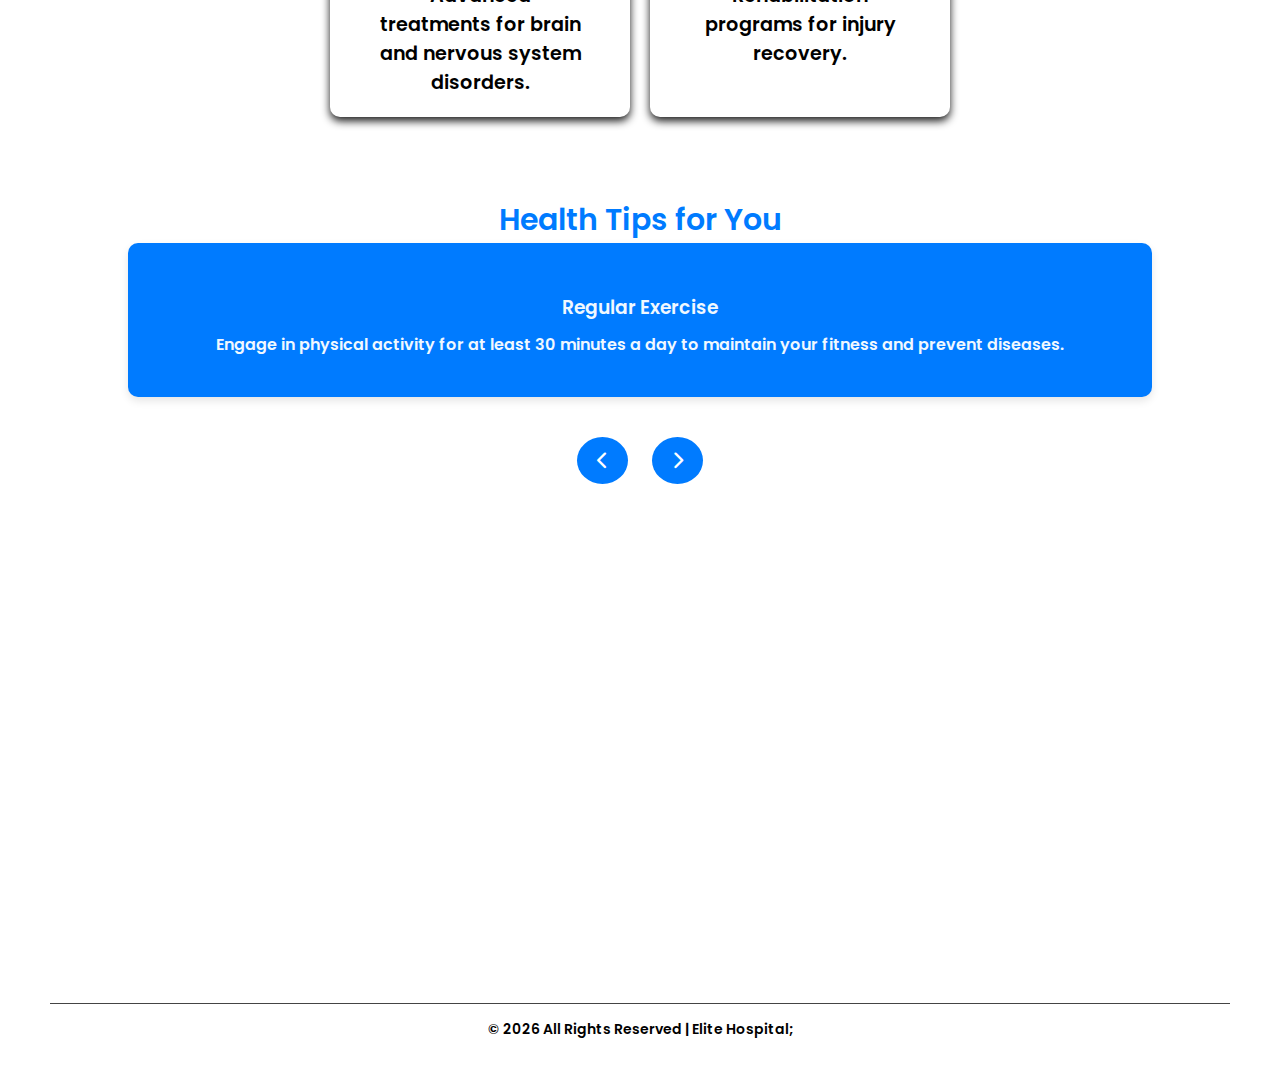
<file: service.html>
<!DOCTYPE html>
<html lang="en">

<head>
    <meta charset="UTF-8">
    <meta name="viewport" content="width=device-width, initial-scale=1.0">
    <title>EliteHospital</title>
    <!-- link Css -->
    <link rel="stylesheet" href="Hospital.css">
    <link rel="stylesheet" href="service.css">
    <!-- Font Awesome -->
    <link rel="stylesheet" href="https://cdnjs.cloudflare.com/ajax/libs/font-awesome/6.5.1/css/all.min.css">
    <!-- Google Fonts -->
    <link rel="preconnect" href="https://fonts.googleapis.com">
    <link rel="preconnect" href="https://fonts.gstatic.com" crossorigin>
    <link
        href="https://fonts.googleapis.com/css2?family=Poppins:ital,wght@0,100;0,200;0,300;0,400;0,500;0,600;0,700;0,800;0,900;1,100;1,200;1,300;1,400;1,500;1,600;1,700;1,800;1,900&family=Roboto+Condensed:ital,wght@0,100..900;1,100..900&display=swap"
        rel="stylesheet">
</head>

<body>
    <!-- Home Start -->
    <header>
        <div class="hospital-logo"><span>E</span>lite<span>H</span>ospital</div>
        <button class="menu-btn">
            <i class="fa-solid fa-bars"></i>
        </button>
        <nav class="navbar" id="navMenu">
            <button class="close-btn">
                <i class="fa-solid fa-xmark"></i>
            </button>
            <ul>
                <h3 class="address"><span>E</span>lite <span>H</span>ospital</h3>
                <li><a href="index.html">Home</a></li>
                <li><a href="about.html">About</a></li>
                <li><a href="service.html">Medical Services</a></li>
                <li><a href="our.html">Our Doctors</a></li>
                <li><a href="appointments.html">Appointments</a></li>
                <li><a href="concat.html">Contact US</a></li>
            </ul>
        </nav>
    </header>


    <div class="section-home hidden-left">
        <div class="section-contact">

            <div class="section-image">
                <img src="images/Doctor-With-Satisfied-Patient-1.jpg" alt="">
            </div>

            <div class="section-text1">
                <h2>Medical Services 🏥</h2>
                <p>
                    At our hospital, we provide a wide range of medical services to ensure comprehensive healthcare for all patients. We utilize the latest medical technologies and a team of expert doctors to offer the best treatment experience possible.
                </p>
            </div>
        </div>
    </div>
    <section class="hospital-services hidden-buttom">
        <h2>Our Medical Services</h2>
        <p>We offer a variety of high-quality medical services to ensure your well-being.</p>
    
        <div class="service-container hide">
            <div class="service-card">
                <div class="service-icon"><i class="fa-solid fa-stethoscope"></i></div>
                <h3 class="service-title">General Checkup</h3>
                <p class="service-text">Comprehensive health checkups by expert doctors.</p>
            </div>
    
            <div class="service-card">
                <div class="service-icon"><i class="fa-solid fa-truck-medical"></i></div>
                <h3 class="service-title">Emergency Care</h3>
                <p class="service-text">24/7 emergency services with rapid response teams.</p>
            </div>
    
            <div class="service-card">
                <div class="service-icon"><i class="fa-solid fa-capsules"></i></div>
                <h3 class="service-title">Pharmacy</h3>
                <p class="service-text">Providing all necessary medications and prescriptions.</p>
            </div>
    
            <div class="service-card">
                <div class="service-icon"><i class="fa-solid fa-tooth"></i></div>
                <h3 class="service-title">Dental Care</h3>
                <p class="service-text">Advanced dental treatments and oral healthcare services.</p>
            </div>
    
            <div class="service-card">
                <div class="service-icon"><i class="fa-solid fa-user-md"></i></div>
                <h3 class="service-title">Specialist Consultation</h3>
                <p class="service-text">Expert consultations across multiple medical fields.</p>
            </div>
    
            <div class="service-card">
                <div class="service-icon"><i class="fa-solid fa-vial"></i></div>
                <h3 class="service-title">Blood Test</h3>
                <p class="service-text">Accurate blood testing with fast results.</p>
            </div>
    
            <div class="service-card">
                <div class="service-icon"><i class="fa-solid fa-brain"></i></div>
                <h3 class="service-title">Neurology</h3>
                <p class="service-text">Advanced treatments for brain and nervous system disorders.</p>
            </div>
    
            <div class="service-card">
                <div class="service-icon"><i class="fa-solid fa-dumbbell"></i></div>
                <h3 class="service-title">Physical Therapy</h3>
                <p class="service-text">Rehabilitation programs for injury recovery.</p>
            </div>
        </div>
    </section>
    
    <section class="health-tips">
        <h2>Health Tips for You</h2>
        <div class="tip-card">
            <h3 id="tipTitle">Stay Hydrated</h3>
            <p id="tipDescription">Drink at least 8 cups of water a day to keep your body hydrated and healthy.</p>
        </div>
    
        <div class="nav-buttons">
            <button class="nav-button" id="prevBtn"><i class="fa-solid fa-chevron-left"></i></button>
            <button class="nav-button" id="nextBtn"><i class="fa-solid fa-chevron-right"></i></button>
        </div>
    </section>
    
    
    
     
    <div class="subscribe-box hidden-buttom">
        <h3>Subscribe to our Newsletter</h3>
        <input type="email" id="emailInput" placeholder="Enter your email addres">
        <button class="" onclick="subscribe()">Subscribe</button>
        <p id="msg"></p>
      </div>
      
    
    <footer>
        <div class="footer-container hidden-buttom">
            <div class="footer-section">

                <h3>EliteHospital</h3>
                <p>Elite Hospital provides top-quality medical care with specialized centers and 24/7 emergency
                    services.
                </p>
            </div>

            <div class="footer-section">
                <h3>Links</h3>
                <ul>
                    <li><a href="#"></a>Home</li>
                    <li><a href="#"></a>About</li>
                    <li><a href="#"></a>Medical Service</li>
                    <li><a href="#"></a>Our Doctors</li>
                    <li><a href="#"></a>Appointments</li>
                </ul>
            </div>

            <div class="footer-section">
                <h3>Contact Us</h3>
                <ul>
                    <li><a href="#"><i class="fa-solid fa-envelope"></i> support@elitehospital.com</a></li>
                    <li><a href="#"><i class="fa-solid fa-phone-volume"></i> +1 234 567 890</a></li>
                    <li><a href="#"><i class="fa-solid fa-headset"></i> 24/7 Live Chat Support</a></li>
                </ul>
            </div>


            <div class="footer-section">
                <h3>Follow</h3>
                <div class="social-icons">
                    <a href=""><i class="fa-brands fa-facebook"></i></a>
                    <a href=""><i class="fa-brands fa-instagram"></i></a>
                    <a href=""><i class="fa-brands fa-whatsapp"></i></a>
                    <a href=""><i class="fa-brands fa-youtube"></i></a>
                </div>
            </div>
        </div>
        <div class="footer-bottom">
            <p class="copyright"></p>
        </div>
    </footer>
    


     

    <script src="service.js"></script>
    <script src="https://cdnjs.cloudflare.com/ajax/libs/gsap/3.12.2/gsap.min.js"></script>
    <script src="nav.js"></script>

</body>

</html>
</file>
<file: Hospital.css>
* {
    margin: 0;
    padding: 0;
    box-sizing: border-box;
    list-style: none;
    text-decoration: none;
    font-family: "Poppins", sans-serif;
    font-weight: 600;
    font-style: normal;
    scroll-behavior: smooth;
}


html,
body {
    overflow-x: hidden;
    width: 100%;
}


/* Header Start ... */

header {
    position: fixed;
    top: 0;
    left: 0;
    width: 100%;
    background-color: rgb(255, 255, 255);
    padding: 15px 50px;
    display: flex;
    justify-content: space-between;
    align-items: center;
    z-index: 1000;
}

.hospital-logo {
    font-size: 1.5rem;
    font-weight: 500;
}

.hospital-logo span {
    color: #007bff;
}

.menu-btn {
    font-size: 1.5rem;
    background: none;
    border: none;
    cursor: pointer;
    color: #000000;
    display: none;
    width: 50px;
    height: 50px;
    border-radius: 50px;
    position: absolute;
    right: 10px;
}

.navbar {
    display: flex;
    align-items: center;

}

.navbar ul {
    display: flex;
    justify-content: flex-start;
    padding: 0;
    margin: 0;
    gap: 20px;
}

.navbar li {
    margin: 0 15px;

}


.navbar ul li a {
    font-size: 13px;
    transition: 0.5s !important;
    color: rgb(0, 0, 0);
    display: flex;
    align-items: center;
    gap: 10px;
    font-size: 14px;
}


.navbar a:hover {
    color: deepskyblue !important;
}

.close-btn {
    display: none;
}


.address {
    display: none;
}

/* Media => Tablet & Mobile */

@media (max-width: 1024px) {

    .menu-btn {
        display: block;
        font-size: 20px;
        
    }

    .navbar {
        position: fixed;
        top: 0;
        right: -250px;
        width: 250px;
        height: 100vh;
        background: #fdfcfc !important;
        flex-direction: column;
        align-items: center;
        justify-content: center;
        padding-top: 60px;
        transition: right 0.2s;
    }

    .hospital-logo {
        margin-left: -30px;
        font-size: 20px;
    }

    .navbar.show {
        right: 0;
    }

    .navbar ul {
        flex-direction: column;
        align-items: center;
        padding: 0;
        gap: 15px;
        color: #000 !important;
    }

    .navbar li {
        margin: 15px 0;
    }

    .navbar a {
        color: rgb(0, 0, 0) !important;
        font-size: 18px;
        padding: 10px;
        transition: 0.5s;
    }

    .navbar a:hover {
        color: deepskyblue;

    }

    .navbar .show {
        right: 0;
    }

    .close-btn {
        position: absolute;
        top: 10px;
        right: 200px;
        font-size: 2rem;
        background: none;
        border: none;
        cursor: pointer;
        color: rgb(0, 0, 0) !important;
        display: block;
    }

    .address {
        display: block;
        position: relative;
        top: -20px;
        font-size: 30px;
    }

    .address span {
        color: #007bff;
    }

}

/* Header End ... */


/* Home*/
.hospital-home {
    display: flex;
    align-items: center;
    justify-content: center;
    text-align: center;
    flex-direction: column;
    text-align: center;
    padding: 100px 20px;
    min-height: 100vh;
    background: url('images/Japanese_Red_Cross_Nagoya_Daini_hospital.jpeg');
    position: relative;
    background-size: cover;
    overflow: hidden;
}

.hospital-home::before {
    content: "";
    position: absolute;
    top: 0;
    left: 0;
    width: 100%;
    height: 100%;
    background: rgba(0, 0, 0, 0.3);
    z-index: 1;
}

.home-content {
    position: relative;
    z-index: 2;
    color: white;
    max-width: 80%;
}

.home-title {
    font-size: 2.5rem;
    font-weight: bold;
    color: #fff;

}

.home-description {
    font-size: 1.2rem;
    margin-top: 10px;
}

.home-btn {
    display: inline-block;
    margin-top: 20px;
    padding: 10px 20px;
    font-size: 1.2rem;
    background: #007bff;
    color: white;
    text-decoration: none;
    border-radius: 5px;
    transition: 0.3s;
}

.home-btn:hover {
    background: #0056b3;
}

@media (max-width: 768px) {
    .hospital-home {
        background-attachment: scroll;
        background-position: center top;
    }
}

.about {
    display: flex;
    align-items: center;
    justify-content: center;
    background-color: #f5f5f5f5;
    padding: 80px 50px;
}

.container {
    display: flex;
    align-items: center;
    gap: 50px;
    max-width: 1200px;
    width: 100%;
}

.about-content {
    flex: 1;
}

.about-content h2 {
    font-size: 2.5rem;
    color: #0056b3;
    margin-bottom: 15px;
}

.about-content p {
    font-size: 1.2rem;
    color: #000000;
    line-height: 1.8;
}

.btn {
    display: inline-block;
    margin-top: 20px;
    padding: 12px 25px;
    background: #2980b9;
    color: white;
    font-size: 1.1rem;
    border-radius: 5px;
    text-decoration: none;
    transition: 0.3s;
    border: none;
    cursor: pointer;
}

.about-image {
    flex: 1;
}

.about-image img {
    width: 100%;
    border-radius: 30px;
    box-shadow: 0 4px 10px rgba(0, 0, 0, 0.1);
}


.hidden-left {
    opacity: 0;
    transform: translateX(-100px);
    transition: all 0.7s ease-in-out;
}

.hidden-right {
    opacity: 0;
    transform: translateX(100px);
    transition: all 0.7s ease-in-out;
}

.show {
    opacity: 1;
    transform: translateX(0);
}

.about {
    padding: 50px 20px;
}

.container {
    display: flex;
    align-items: center;
    justify-content: space-between;
    gap: 20px;
}

.about-content {
    flex: 1;
    max-width: 500px;
}

.about-image {
    flex: 1;
    text-align: center;
}

.about-image img {
    width: 100%;
    max-width: 600px;
    height: auto;
    border-radius: 10px;
    object-fit: cover;
}

@media (max-width: 768px) {
    .container {
        flex-direction: column;
        text-align: center;
    }

    .about-image {
        order: -1;
    }

    .about-image img {
        max-width: 500px;
    }
}

/* Hospital Services Start .... */

.hospital-services {
    display: flex;
    flex-direction: column;
    align-items: center;
    text-align: center;
    padding: 80px 20px;
    justify-content: center;
    background-color: #ffffff;
    color: #007bff;
}

.hospital-services i {
    display: flex;
    flex-direction: column;
    justify-content: center;
    align-items: center;
    font-size: 32px;
    padding: 10px;
}

.hospital-services h2 {
    font-size: 2rem;
    font-weight: bold;
    margin-bottom: 20px;
    color: #007bff;
}

.hospital-services p {
    font-size: 1.2rem;
    max-width: 80%;
    color: #000000;
}

.service-container {
    display: flex;
    justify-content: center;
    flex-wrap: wrap;
    gap: 20px;
    margin-top: 10px;
    cursor: pointer;

}

.service-card {
    background-color: white;
    padding: 20px;
    border-radius: 10px;
    box-shadow: 0 4px 8px rgba(0, 0, 0, 0.9);
    max-width: 300px;
    text-align: center;
    margin-top: 20px;
    display: flex;
    flex-direction: column;
    align-items: center;
    transition: 0.5s;
    position: relative;
    overflow: hidden;
    touch-action: manipulation;

}

.service-card::before {
    content: "";
    position: absolute;
    background-color: #007bff;
    width: 100%;
    height: 100%;
    left: -100%;
    top: 0;
    transition: left 0.5s ease-in-out;
    z-index: 0;
}

.service-card:hover::before {
    left: 0;
}

.service-card * {
    position: relative;
    transition: color 0.5s ease-in-out;
}

.service-card:hover * {
    color: white;
}


.animate {
    opacity: 0;
    transform: translateY(50px);
    transition: all 0.8s ease-in-out;
}

.animate.show {
    opacity: 1;
    transform: translateY(0);
}


.service-card:hover {
    transform: translateY(-10px) !important;
}

.service-icon {
    font-size: 2.5rem;
    color: #007bff;
    margin-bottom: 15px;
}

.service-title {
    font-size: 1.5rem;
    margin-bottom: 10px;
}

.service-text {
    font-size: 1rem;
}


/* Media => Tablet & Mobile */

@media (max-width : 768px) {
    .service-title {
        font-size: 1.1rem;
    }

    .service-container {
        gap: 30px;
    }


}

.why-choose-us {
    text-align: center;
    padding: 60px 20px;
    background: #fff;
}

.choose-container {
    display: flex;
    justify-content: center;
    gap: 20px;
    flex-wrap: wrap;
}

.choose-card {
    background: #f9f9f9;
    padding: 20px;
    border-radius: 10px;
    box-shadow: 0 4px 8px rgba(0, 0, 0, 0.1);
    max-width: 300px;
    text-align: center;
}

.choose-icon {
    font-size: 3rem;
    margin-bottom: 10px;
    color: deepskyblue;
}

.choose-title {
    font-size: 1.5rem;
    font-weight: bold;
    margin-bottom: 10px;
}

.choose-text {
    font-size: 1rem;
    color: #555;
}


.hospital-doctors {
    text-align: center;
    padding: 50px 20px;
    background: #f9f9f9;
}

.section-title {
    font-size: 32px;
    color: #1a73e8;
    margin-bottom: 10px;
}

.section-title i {
    color: #007bff;
}

.section-description {
    max-width: 600px;
    margin: 0 auto 30px;
    color: #555;
    font-size: 16px;
    line-height: 1.6;
}

.doctor-container {
    display: flex;
    justify-content: center;
    gap: 20px;
    flex-wrap: wrap;
}

.doctor-card {
    background: white;
    padding: 20px;
    border-radius: 12px;
    box-shadow: 0 4px 10px rgba(0, 0, 0, 0.1);
    text-align: center;
    transition: transform 0.3s ease, box-shadow 0.3s ease;
    width: 300px;
}

.doctor-card:hover {
    transform: translateY(-5px);
    box-shadow: 0 6px 15px rgba(0, 0, 0, 0.2);
}

.doctor-img img {
    max-width: 200px;
    margin-bottom: 10px;
}

.doctor-name {
    font-size: 20px;
    color: #333;
}

.doctor-specialty {
    color: #777;
    font-size: 16px;
    margin-bottom: 10px;
}

.social-links a {
    display: inline-block;
    margin: 5px;
    color: #1a73e8;
    font-size: 18px;
    transition: color 0.3s;
}

.social-links a:hover {
    color: #1558b0;
}

.more {
    display: inline-block;
    padding: 8px 16px;
    margin-bottom: 10px;
    background: #1a73e8;
    color: white;
    text-decoration: none;
    border-radius: 6px;
    transition: background 0.3s;
}

.more:hover {
    background: #1558b0;
}


.testimonials {
    text-align: center;
    padding: 60px 20px;
    background: #f9f9f9;
}

.section-title {
    font-size: 32px;
    color: #1a73e8;
    margin-bottom: 10px;
}

.section-title i {
    color: #1a73e8;
}

.section-description {
    max-width: 600px;
    margin: 0 auto 40px;
    color: #000000;
    font-size: 16px;
    line-height: 1.6;
}

.testimonial-container {
    display: flex;
    justify-content: center;
    gap: 20px;
    flex-wrap: wrap;
}

.testimonial {
    background: white;
    padding: 20px;
    border-radius: 12px;
    box-shadow: 0 4px 10px rgba(0, 0, 0, 0.1);
    text-align: center;
    transition: transform 0.3s ease, box-shadow 0.3s ease;
    width: 320px;
    position: relative;
}

.testimonial:hover {
    transform: translateY(-10px);
    box-shadow: 0 6px 15px rgba(0, 0, 0, 0.2);
}

.testimonial-img img {
    width: 80px;
    height: 80px;
    border-radius: 50%;
    object-fit: cover;
    margin-bottom: 10px;
    border: 3px solid #1a73e8;
}

.testimonial-text {
    font-size: 16px;
    color: #444;
    margin-bottom: 10px;
    font-style: italic;
}

.testimonial-name {
    font-size: 14px;
    color: #777;
    font-weight: bold;
}

@media (max-width: 768px) {
    .testimonial-container {
        flex-direction: column;
        align-items: center;
    }
}

.faq {
    padding: 50px 20px;
    background-color: #f9f9f9;
    text-align: center;
}

.faq-box {
    max-width: 800px;
    margin: auto;
    text-align: left;
}

.faq-item {
    margin-bottom: 15px;
    padding: 10px;
    border-bottom: 1px solid #ccc;
    cursor: pointer;
}

.faq-question {
    font-weight: bold;
    font-size: 1.1rem;
    position: relative;
    padding-right: 25px;
}

.faq-question::after {
    content: "+";
    position: absolute;
    right: 0;
    font-size: 1.2rem;
    color: #007bff;
    transition: transform 0.3s;
    cursor: pointer;
  }

  .faq-item.active .faq-question::after {
    content: "-";
    color: red;
    transition: 0.5s;
  }


  .faq-answer {
    padding: 20px 0px;
    color: #333;
    opacity: 0;
  }

  .faq-item.active .faq-answer {
    opacity: 1;
  }

.subscribe-box {
    text-align: center;
    background: #007bff;
    padding: 50px;
    margin: 20px;
    width: 100%;
    margin: auto;
}

.subscribe-box h3 {
    margin-bottom: 10px;
    color: #FFF;
    text-align: center;
    font-size: 25px;
}

.subscribe-box input {
    display: inline-block;
    padding: 20px;
    margin: 10px;
    width: 400px;
    max-width: 400px;
    border-radius: 8px;
    margin-bottom: 10px;
    outline: none;
    border: 2px solid;
}

.subscribe-box input:focus,
.subscribe-box input:valid {
    border-color: #000000;
}

.subscribe-box button {
    padding: 20px;
    background-color: #1a73e8;
    color: #fff;
    border: none;
    border-radius: 8px;
    cursor: pointer;
    transition: background-color 0.3s ease;
    border: 2px solid #000;
}

.subscribe-box button:hover {
    background-color: #1558b0;
}

#msg {
    margin-top: 10px;
    color: green;
}

@media (max-width: 768px) {
   .subscribe-box input {
    margin-left: 0px;
   }
    .subscribe-box input,
    .subscribe-box button {
        width: 100%;
        max-width: 100%;
    }
}


footer {
    background-color: #FFFF;
    padding: 40px 50px;
}

.footer-container {
    display: grid;
    grid-template-columns: repeat(auto-fit, minmax(200px, 1fr));
    max-width: 1200px;
    margin: auto;
    gap: 20px;
}

.footer-section h3 {
    margin-bottom: 20px;
    font-size: 18px;
    display: inline-block;
    padding-bottom: 5px;
    border-bottom: 5px solid crimson;
}


.footer-section p {
    font-size: 12px;
}

.footer-section ul li {
    margin-bottom: 10px;
    font-size: 12px;

}

.footer-section a {
    color: #000;
    transition: 0.5s ease-in-out;
}

.footer-section a:hover {
    color: #007bff;
    transform: translateX(10px);
}

.footer-section i {
    margin: 5px;
}

.social-icons {
    display: flex;
    grid: 10px;
}



.social-icons a {
    color: #fff;
    background: #000000;
    padding: 20px;
    border-radius: 50%;
    text-align: center;
    width: 40px;
    height: 40px;
    display: flex;
    justify-content: center;
    align-items: center;
    transition: 0.3s;
    margin: 10px;
    text-align: center;
}

.social-icons a:hover {
    background: #ffffff;
    color: #000;
    transform: translateX(5px);
}

.footer-bottom {
    text-align: center;
    margin-top: 20px;
    border-top: 1px solid #444;
    padding-top: 15px;
    font-size: 14px;
    color: #bbb;
}


.hidden-left {
    opacity: 0;
    transform: translateX(-100px);
    transition: all 0.7s ease-in-out;
}

.hidden-right {
    opacity: 0;
    transform: translateX(100px);
    transition: all 0.7s ease-in-out;
}

.hidden-buttom {
    opacity: 0;
    transform: translateY(-100px);
    transition: all 0.7s ease-in-out;

}

.show {
    opacity: 1;
    transform: translateX(0);
}
</file>
<file: About.css>
.about-section {
    padding: 80px 20px;
}

.about-container {
    display: flex;
    align-items: center;
    justify-content: space-between;
    gap: 40px;
    max-width: 1200px;
    margin: auto;
}

.about-content {
    flex: 1;
    max-width: 500px;
    text-align: left;
}

.about-content h1 {
    font-size: 2.5rem;
    color: #007bff;
    margin-bottom: 15px;
}

.about-content h3 {
    font-size: 1.8rem;
    color: #333;
    margin-top: 15px;
}

.about-content ul {
    list-style: none;
    padding: 0;
}

.about-content li {
    font-size: 1.2rem;
    margin: 10px 0;
    display: flex;
    align-items: center;
}

.about-content li::before {
    
    color: #003c8f;
    font-weight: bold;
    margin-right: 10px;
}

.about-btn {
    display: inline-block;
    margin-top: 20px;
    padding: 12px 30px;
    background: #0056b3;
    color: white;
    font-size: 1.2rem;
    border-radius: 30px;
    text-decoration: none;
    transition: 0.3s ease-in-out;
    border: none;
    cursor: pointer;
    box-shadow: 0 4px 10px rgba(0, 0, 0, 0.2);
}

.about-btn:hover {
    background: #003c8f;
    transform: translateY(-3px);
}

.about-image {
    flex: 1;
    text-align: center;
    position: relative;
}

.about-image img {
    width: 100%;
    max-width: 450px;
    padding: 30px;
    height: auto;
    transition: 0.3s ease-in-out;
}

.about-image img:hover {
    transform: scale(1.05);
}

@media (max-width: 1024px) {
    .about-container {
        flex-direction: column;
        text-align: center;
    }

    .about-content {
        max-width: 100%;
    }

    .about-image {
        order: -1;
    }
}

@media (max-width: 768px) {
    .about-content h1 {
        font-size: 2rem;
    }

    .about-content h3 {
        font-size: 1.5rem;
    }

    .about-content li {
        font-size: 1rem;
    }

    .about-btn {
        font-size: 1rem;
        padding: 10px 20px;
    }

    .about-image img {
        max-width: 800px;
    }
}


.hidden-left {
    opacity: 0;
    transform: translateX(-100px);
    transition: all 0.7s ease-in-out;
}

.hidden-right {
    opacity: 0;
    transform: translateX(100px);
    transition: all 0.7s ease-in-out;
}

.hidden-buttom {
    opacity: 0;
    transform: translateY(-100px);
    transition: all 0.7s ease-in-out;

}

.show {
    opacity: 1;
    transform: translateX(0);
}

/* Achivements Start... */
.achivements {
    text-align: center;
    padding: 80px 20px;
    background: linear-gradient(to right, #1a73e8, #003c8f);
    color: white;
    border-radius: 10px;
}

.acivements-container {
    display: flex;
    justify-content: center;
    gap: 40px;
    flex-wrap: wrap;
    margin-top: 30px;
}

.achivement {
    background: rgba(255, 255, 255, 0.1);
    padding: 25px;
    border-radius: 15px;
    box-shadow: 0 10px 20px rgba(0, 0, 0, 0.2);
    width: 220px;
    text-align: center;
    transition: all 0.3s ease-in-out;
    backdrop-filter: blur(10px);
}

.achivement:hover {
    transform: translateY(-8px);
    box-shadow: 0 15px 25px rgba(0, 0, 0, 0.3);
}

.achivement i {
    font-size: 50px;
    color: #ffcc00;
    margin-bottom: 15px;
}

.counter {
    font-size: 40px;
    font-weight: bold;
    color: white;
    margin: 10px 0;
}

.achivement p {
    font-size: 18px;
    font-weight: 500;
    color: #f0f0f0;
}

@media (max-width: 768px) {
    .acivements-container {
        flex-direction: column;
        align-items: center;
    }

    .achivement {
        width: 90%;
    }
}


/* Achivements End... */

.hospital-news {
    text-align: center;
    padding: 50px 20px;
    background-color: #f9f9f9;
}

.hospital-news h2 {
    margin-bottom: 30px;
}
.news-container {
    display: flex;
    flex-wrap: wrap;
    justify-content: center;
    gap: 60px;
}
.news-card {
    background: white;
    width: 300px;
    border-radius: 10px;
    box-shadow: 0 4px 8px rgba(0, 0, 0, 0.1);
    overflow: hidden;
}
.news-card img {
    width: 100%;
    height: 180px;
    object-fit: cover;
}
.news-content {
    padding: 15px;
}
.news-content h3 {
    font-size: 18px;
    margin-bottom: 10px;
}
.news-content p {
    font-size: 14px;
    color: #555;
}
.news-content a {
    display: inline-block;
    margin-top: 10px;
    color: #007bff;
    text-decoration: none;
    font-weight: bold;
}
.news-content a:hover {
    text-decoration: underline;
}
</file>
<file: appointments.css>
.appointments {
    padding: 80px 20px;
    background-color: #f9f9f9;
}

.appointments-container {
    display: flex;
    align-items: center;
    justify-content: center;
    max-width: 1100px;
    margin: 0 auto;
    gap: 50px;
}


.appointments-form {
    flex: 1;
    width: 100%;
    max-width: 500px;
    padding: 10px;
    border-radius: 10px;
    text-align: center;
}

.appointments-form h2 {
    text-align: center;
    color: #0056b3;
    margin-bottom: 15px;
}

.appointments-form form {
    display: flex;
    flex-direction: column;
}

.appointments-form label {
    font-size: 1rem;
    margin-top: 20px;
    padding: 15px;
}

.appointments-form input {
    padding: 20px;
    font-size: 1rem;
    border: 3px solid #ccc;
    border-radius: 5px;
    outline: none;
}

input:focus,
input:valid {
    border-color: #0056b3;
}

.btn {
    margin-top: 20px;
    padding: 12px;
    background: #2980b9;
    color: white;
    font-size: 1.1rem;
    border-radius: 5px;
    text-decoration: none;
    border: none;
    cursor: pointer;
    transition: 0.3s;
}

.btn:hover {
    background: #0056b3;
}

@media (max-width: 768px) {
    .appointments-container {
        flex-direction: column;
        text-align: center;
        width: 100%;

    }

    .appointments-form h2 {
        font-size: 1.3rem;
    }


    .appointments-form label {
        display: flex;
        justify-content: flex-start;
    }

    .appointments-form {
        width: 100%;
    }
}

.error-msg {
    font-size: 0.9rem;
    font-weight: bold;
    margin-top: 5px;
}

input.error {
    border: 2px solid red !important;
    background-color: #ffe6e6;
}

input.valid {
    border: 2px solid green !important;
    background-color: #e6ffe6;
}

.error-message {
    color: red;
    font-size: 14px;
    margin-top: 5px;
    display: none;
}

.input-error {
    border: 2px solid red !important;
}

.input-success {
    border: 2px solid green !important;
}

.success-message {
    color: white;
    background: green;
    padding: 10px;
    border-radius: 5px;
    text-align: center;
    margin-top: 15px;
    display: none;
}
</file>
<file: contactus.css>
/* Contact Section Styling */
.contact-section {
    display: flex;
    justify-content: center;
    align-items: center;
    min-height: 100vh;
    padding: 20px;
    width: 100%;
    box-sizing: border-box;
}

.contact-form {
    padding: 40px;
    border-radius: 15px;
    width: 100%;
    max-width: 600px;
    background-color: rgba(255, 255, 255, 0.95);
    box-shadow: 0 10px 30px rgba(0, 0, 0, 0.2);
    backdrop-filter: blur(5px);
    border: 1px solid rgba(255, 255, 255, 0.3);
}

h2 {
    display: flex;
    justify-content: center;
    align-items: center;
    padding: 30px;
    color: #007BFF;

}

.input-container {
    margin-bottom: 20px;
    position: relative;
}


.input-container input {
    width: 100%;
    height: 60px;
    border: 2px solid #ccc;
    border-radius: 10px;
    transition: border-color 0.3s;
    background-color: #fafafa;
    outline: none;
    padding: 0 15px 10px;
}


label {
    position: absolute;
    top: 30%;
    left: 12px;
    font-size: 14px;
    color: #777;
    transition: 0.15s;
    pointer-events: none;

}

.input-container input:focus,
.input-container input:valid {
    border-color: #007BFF;
}

input:focus~label,
input:valid~label {
    color: #007BFF;
    top: -10px;
    background-color: #ffffff;
    font-size: 12px;
}

.login {
    width: 100%;
    height: 50px;
    color: #FFF;
    background-color: #256ab4;
    border: none;
    border-radius: 50px;
    cursor: pointer;
    transition: 0.5s;
}


.login:hover {
    background-color: #297cd4;
}

@media (max-width: 768px) {
    .contact-form {
        width: 100%;
    }

    h2 {
        display: flex;
        flex-direction: column;
        align-items: center;
        font-size: 20px;
    }
}


.loading-animation {
    margin-top: -45px;
    text-align: center;
    display: none;
}

.loading-animation span {
    width: 8px;
    height: 8px;
    border-radius: 50%;
    background-color: #ffffff;
    margin: 0 4px;
    display: inline-block;
    animation: loading 1s infinite ease-in-out;
}

.loading-animation span:nth-child(1) {
    animation-delay: 0s;
}

.loading-animation span:nth-child(2) {
    animation-delay: 0.2s;
}

.loading-animation span:nth-child(3) {
    animation-delay: 0.4s;
}



@keyframes loading {
    0% {
        transform: scale(0);
    }

    50% {
        transform: scale(1);
    }

    100% {
        transform: scale(0);
    }
}

.input-error {
    border-color: red !important;
}

.label-error {
    color: red !important;
    top: -10px !important;
    font-size: 12px !important;
    background-color: #ffffff !important;
}

.error-message {
    color: red;
    font-size: 14px;
    margin-top: 5px;
}
</file>
<file: our.css>
.doctors-section {
    text-align: center;
    padding: 50px 20px;
    background: #f9f9f9;
}

.doctors-section h2 {
    font-size: 25px;
    color: #1558b0;
    padding: 50px;
}

.doctors-container {
    display: grid;
    grid-template-columns: repeat(3, 1fr);
    gap: 20px;
    justify-content: center; 
    margin-top: 30px;
}

.doctor {
    padding: 20px;
    border-radius: 12px;
    text-align: center;
    transition: transform 0.3s ease, box-shadow 0.3s ease;
    transform: translateY(20px);
    opacity: 0;
    pointer-events: none;
}

.doctor.show {
    opacity: 1;
    transform: translateY(0);
    transition: opacity 0.8s ease-out, transform 0.8s ease-out;
}

.doctor:hover {
    transform: translateY(-5px);
    box-shadow: 0 6px 15px rgba(0, 0, 0, 0.2);
}

.doctor img {
    max-width: 200px;
    margin-bottom: 10px;
    border-radius: 20px;
}

.doctor h3 {
    font-size: 20px;
    color: #333;
}

.doctor p {
    color: #c33939;
    font-size: 16px;
    margin-bottom: 10px;
}

.social-links a {
    display: inline-block;
    margin: 5px;
    color: #1a73e8;
    font-size: 18px;
    transition: color 0.3s;
}

.social-links a:hover {
    color: #1558b0;
}

.filter-buttons {
    display: flex;
    justify-content: center;
    flex-wrap: wrap;
    gap: 10px;
    margin-bottom: 20px;
}

.filter-btn {
    padding: 6px 12px;
    background-color: #1a73e8;
    color: #FFF;
    border-radius: 20px;
    border: none;
    cursor: pointer;
    transition: background-color 0.3s ease;
    text-align: center;
    font-size: 14px;
}

.filter-btn:hover {
    background-color:#1558b0;
}

@media (max-width: 768px) {
    .filter-buttons {
        justify-content: center;
    }

    .doctors-container {
        grid-template-columns: 1fr; 
        gap: 15px;
    }

    .filter-btn {
        font-size: 12px;
        padding: 6px 10px;
    }

    .doctor img {
        max-width: 200px;
        height: auto;
    }
}

.doctor.hide {
    opacity: 0;
    transform: translateY(-20px);
    pointer-events: none;
}

.doctor:not(.hide) {
    animation: fadeIn 0.5s ease-out;
}

@keyframes fadeIn {
    0% { opacity: 0; transform: translateY(20px); }
    100% { opacity: 1; transform: translateY(0); }
}
</file>
<file: service.css>
.section-home {
    width: 100%;
    padding: 80px 0;
    background: linear-gradient(135deg, #f0f8ff, #d6e4ff);
}

.section-contact {
    display: flex;
    align-items: center;
    justify-content: space-between;
    gap: 30px;
    max-width: 1400px;
    margin: auto;
    width: 90%;
    padding: 30px;
}



.section-text1 {
    flex: 1;
    max-width: 500px;
    padding: 20px;
}

.section-text1 h2 {
    font-size: 2.5rem;
    color: #0056b3;
    font-weight: 700;
    margin-bottom: 15px;
    text-transform: uppercase;
    letter-spacing: 1px;
}

.section-text1 p {
    font-size: 1.2rem;
    font-weight: 500;
    line-height: 1.8;
    color: #333;
}

.section-image {
    flex: 1;
    display: flex;
    align-items: center;
    justify-content: center;
}

.section-image img {
    width: 100%;
    min-height: 400px;
    max-height: 600px;
    object-fit: cover;
    object-position: center;
    border-radius: 15px;
    box-shadow: 0 10px 20px rgba(0, 0, 0, 0.2);
    transition: transform 0.4s ease-in-out, box-shadow 0.4s ease-in-out;
}

.section-image img:hover {
    transform: scale(1.05);
    box-shadow: 0 15px 25px rgba(0, 0, 0, 0.3);
}

.hidden-left {
    opacity: 0;
    transform: translateX(-100px);
    transition: all 0.7s ease-in-out;
}

.hidden-right {
    opacity: 0;
    transform: translateX(100px);
    transition: all 0.7s ease-in-out;
}

.hidden-buttom {
    opacity: 0;
    transform: translateY(-100px);
    transition: all 0.7s ease-in-out;
}

.show {
    opacity: 1;
    transform: translateX(0);
}




@media (max-width: 768px) {
    .section-contact {
        flex-direction: column;
        text-align: center;
        gap: 20px;
    }

    .section-image {
        order: -1;
        width: 100%;
    }

    .section-image img {
        width: 100%;
        min-height: 300px;
        max-height: none;
    }

    .section-text1 h2 {
        font-size: 2rem;
    }

    .section-text1 p {
        font-size: 1rem;
    }
}


.health-tips {
    text-align: center;
    margin-top: 50px;
}

.health-tips h2 {
    color: #007bff;
    font-size: 30px;
    margin-top: -50px;
}
.tip-card {
    background-color: #007bff;
    color: #f0f8ff;
    padding: 40px;
    margin-bottom: 30px;
    border-radius: 10px;
    box-shadow: 0 4px 8px rgba(0, 0, 0, 0.1);
    width: 80%;
    margin: 0 auto;
}

.tip-card h3 {
    padding: 10px;
}
.nav-buttons {
    margin-top: 20px;
}

.nav-button {
    background-color: #007bff;
    color: white;
    border: none;
    padding: 10px 20px;
    margin-top: -20px;
    font-size: 18px;
    border-radius: 50%;
    cursor: pointer;
    margin: 20px 10px;
}

.nav-button:hover {
    background-color: #0056b3;
}
</file>
